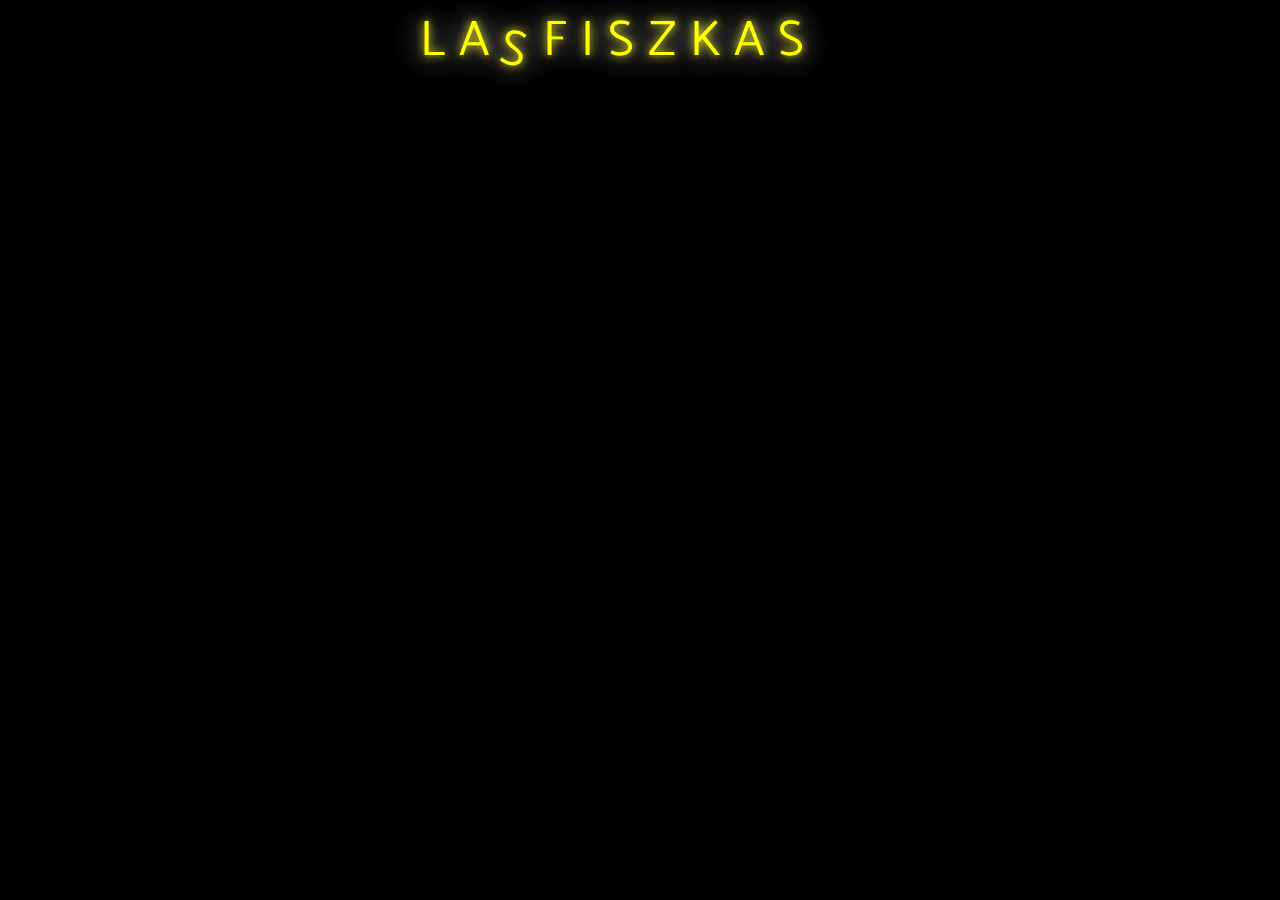
<file: Another Logo/index.html>
<!DOCTYPE html>
<html lang="en">
<head>
    <meta charset="UTF-8">
    <meta http-equiv="X-UA-Compatible" content="IE=edge">
    <meta name="viewport" content="width=device-width, initial-scale=1.0">
    <title>Neon Logo</title>

    <link rel="preconnect" href="https://fonts.gstatic.com">
    <link href="https://fonts.googleapis.com/css2?family=Catamaran:wght@900&display=swap" rel="stylesheet">

    <style>
        * {
            margin: 0;
            padding: 0;
        }

        body {
            background-color: black;
            height: 100vh;
        }

        ul {
            cursor: pointer;
            width: 450px;
            margin: auto;
            list-style-type: none;
        }

        ul li{
            font-family: 'Catamaran';
            font-size: 50px;
            color: yellow;
            padding-left: 5px;
            padding-right: 5px;
            display: inline-block;
            text-shadow: 0 0 30px white, 0 0 10px yellow;
        }

        li:nth-child(3){
            transform: rotate(15deg) translateY(10px);
            animation: neon 0.5s infinite ease-in-out;
        }

        @keyframes neon {
            0%, 100%{
                opacity: 0.8;
            }

            25%{
                opacity: 0.3;
            }

            79%{
                opacity: 0.7;
            }

            92%{
                opacity: 0.12;
            }
        }

        .off{
            opacity: 0;
        }

    </style>

</head>

<body>
    <ul>
        <li>L</li>
        <li>A</li>
        <li>S</li>
        <li>F</li>
        <li>I</li>
        <li>S</li>
        <li>Z</li>
        <li>K</li>
        <li>A</li>
        <li>S</li>
    </ul>

    <script>
        var button = document.querySelector("ul");
        button.addEventListener("click", function(){    

            var letters = document.querySelectorAll("li");
            for(var i = 0; i < letters.length; i++){
                letters[i].classList.toggle("off");
            }
        })
        
    </script>
</body>

</html>
</file>
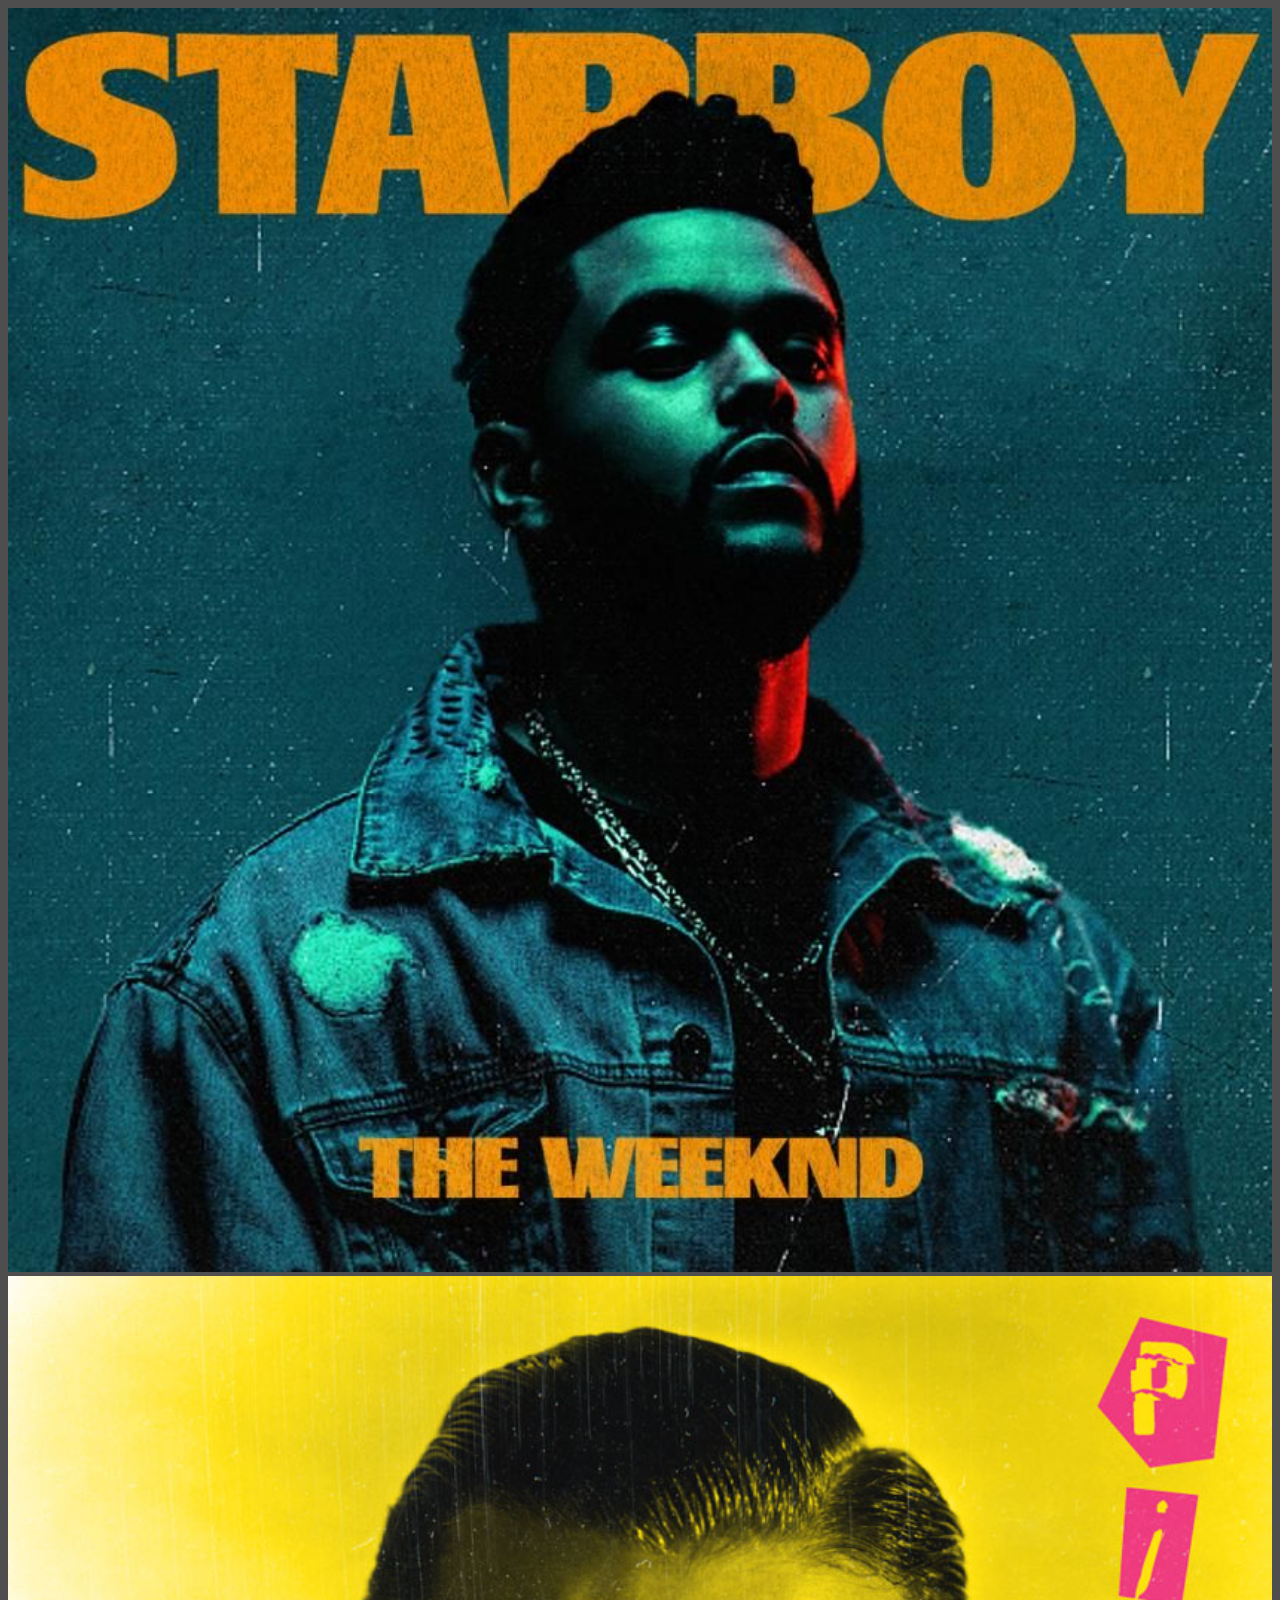
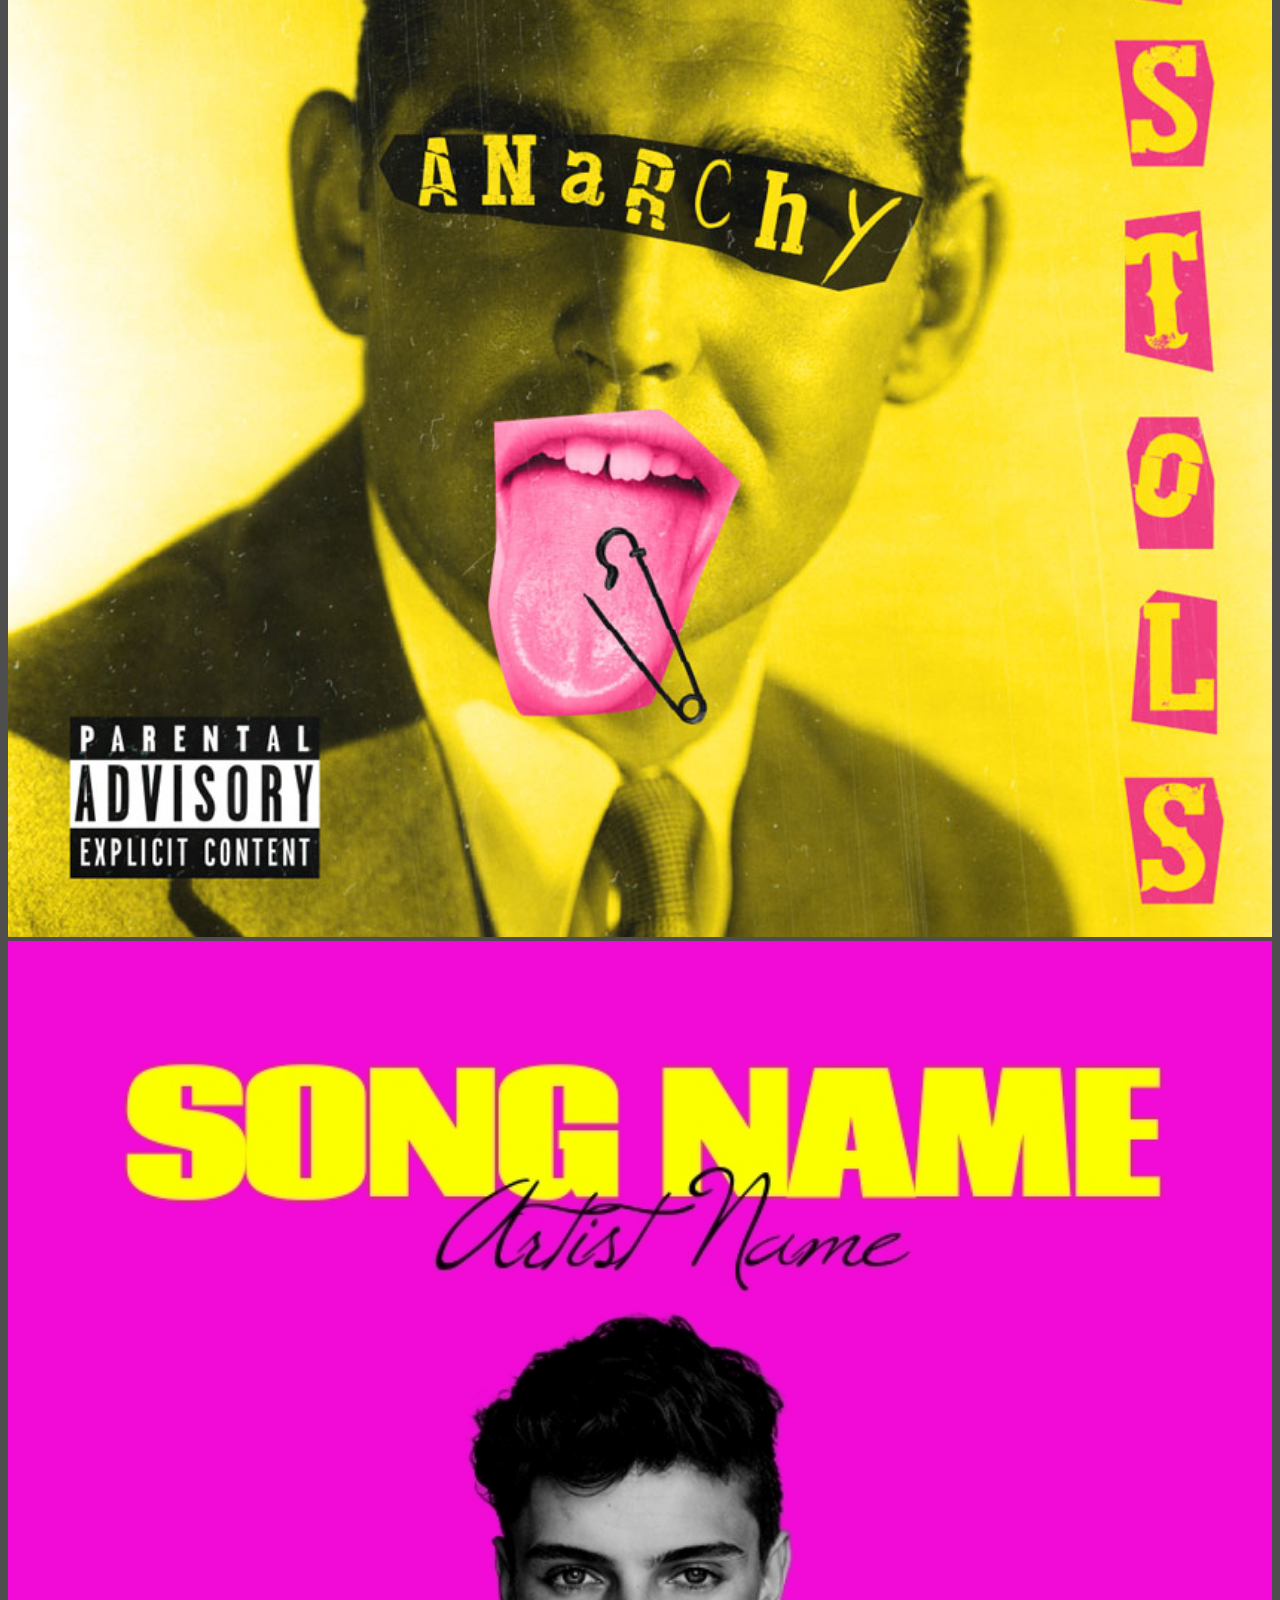
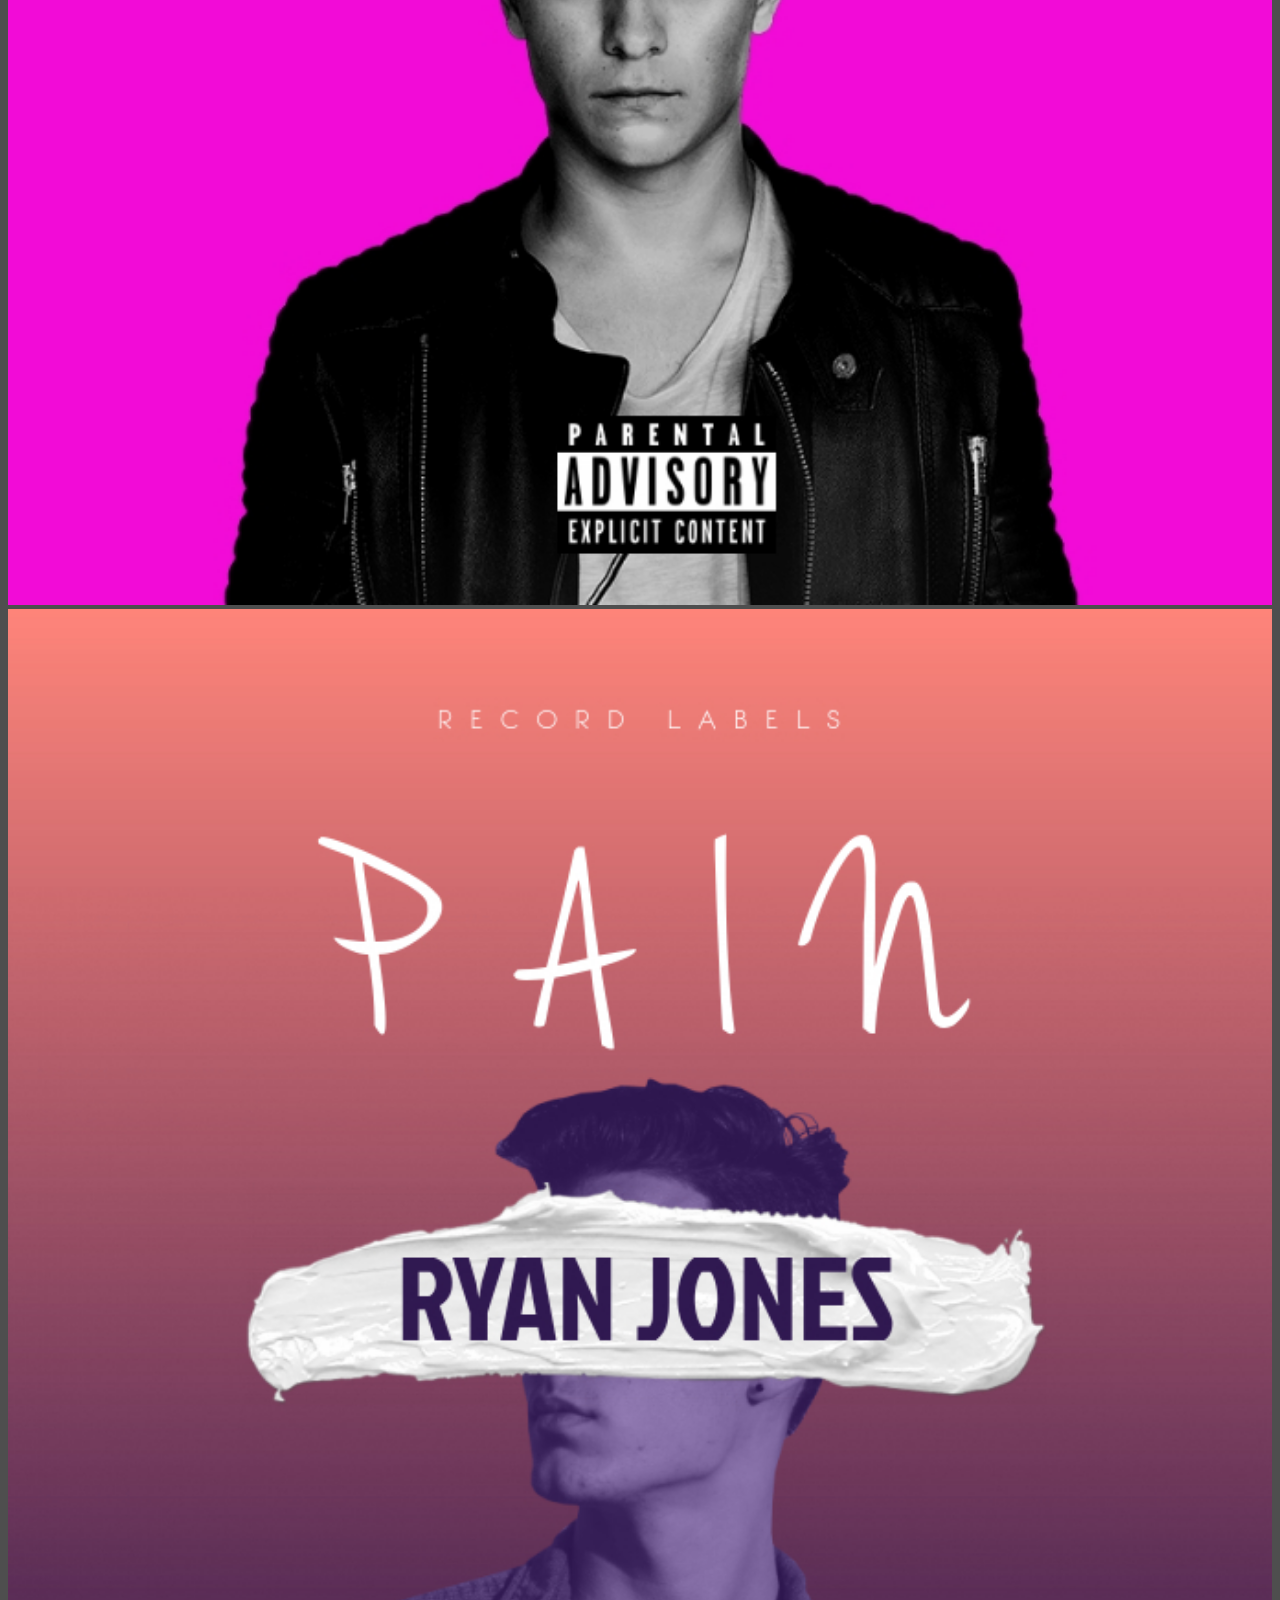
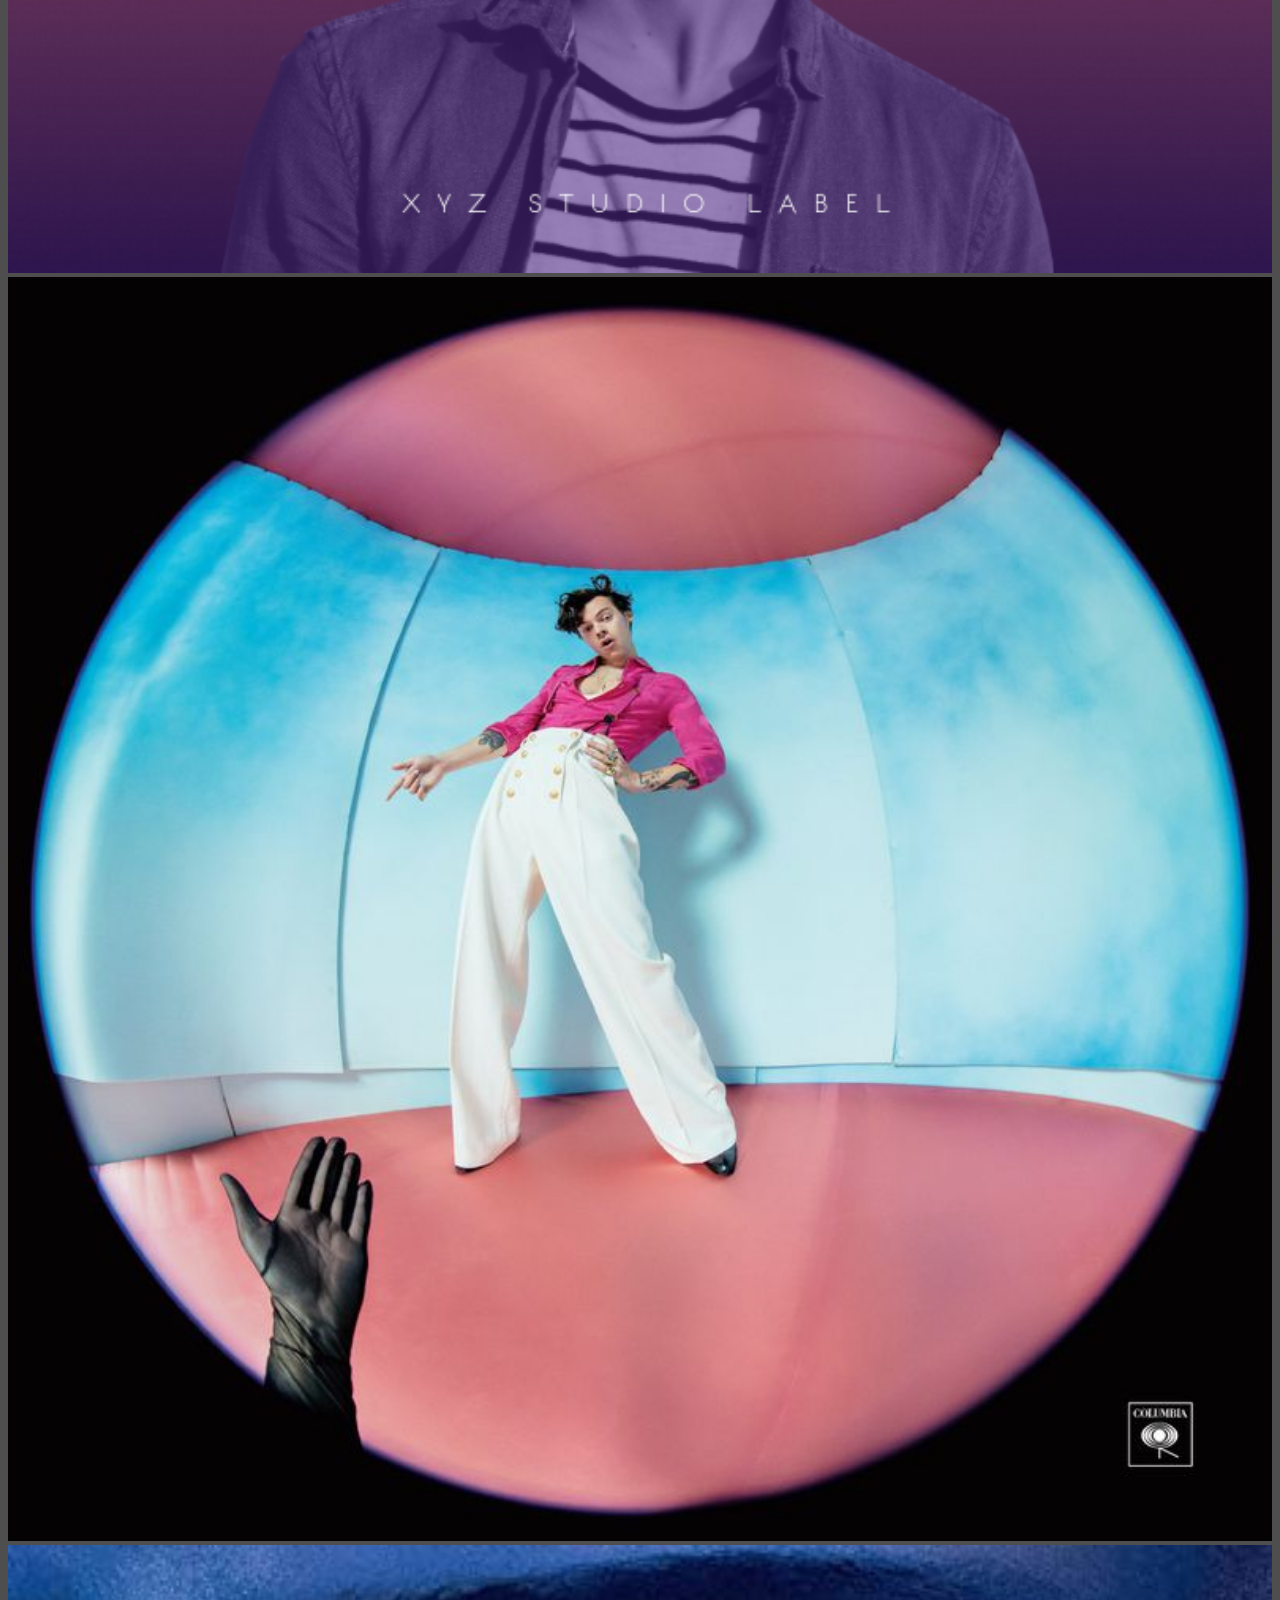
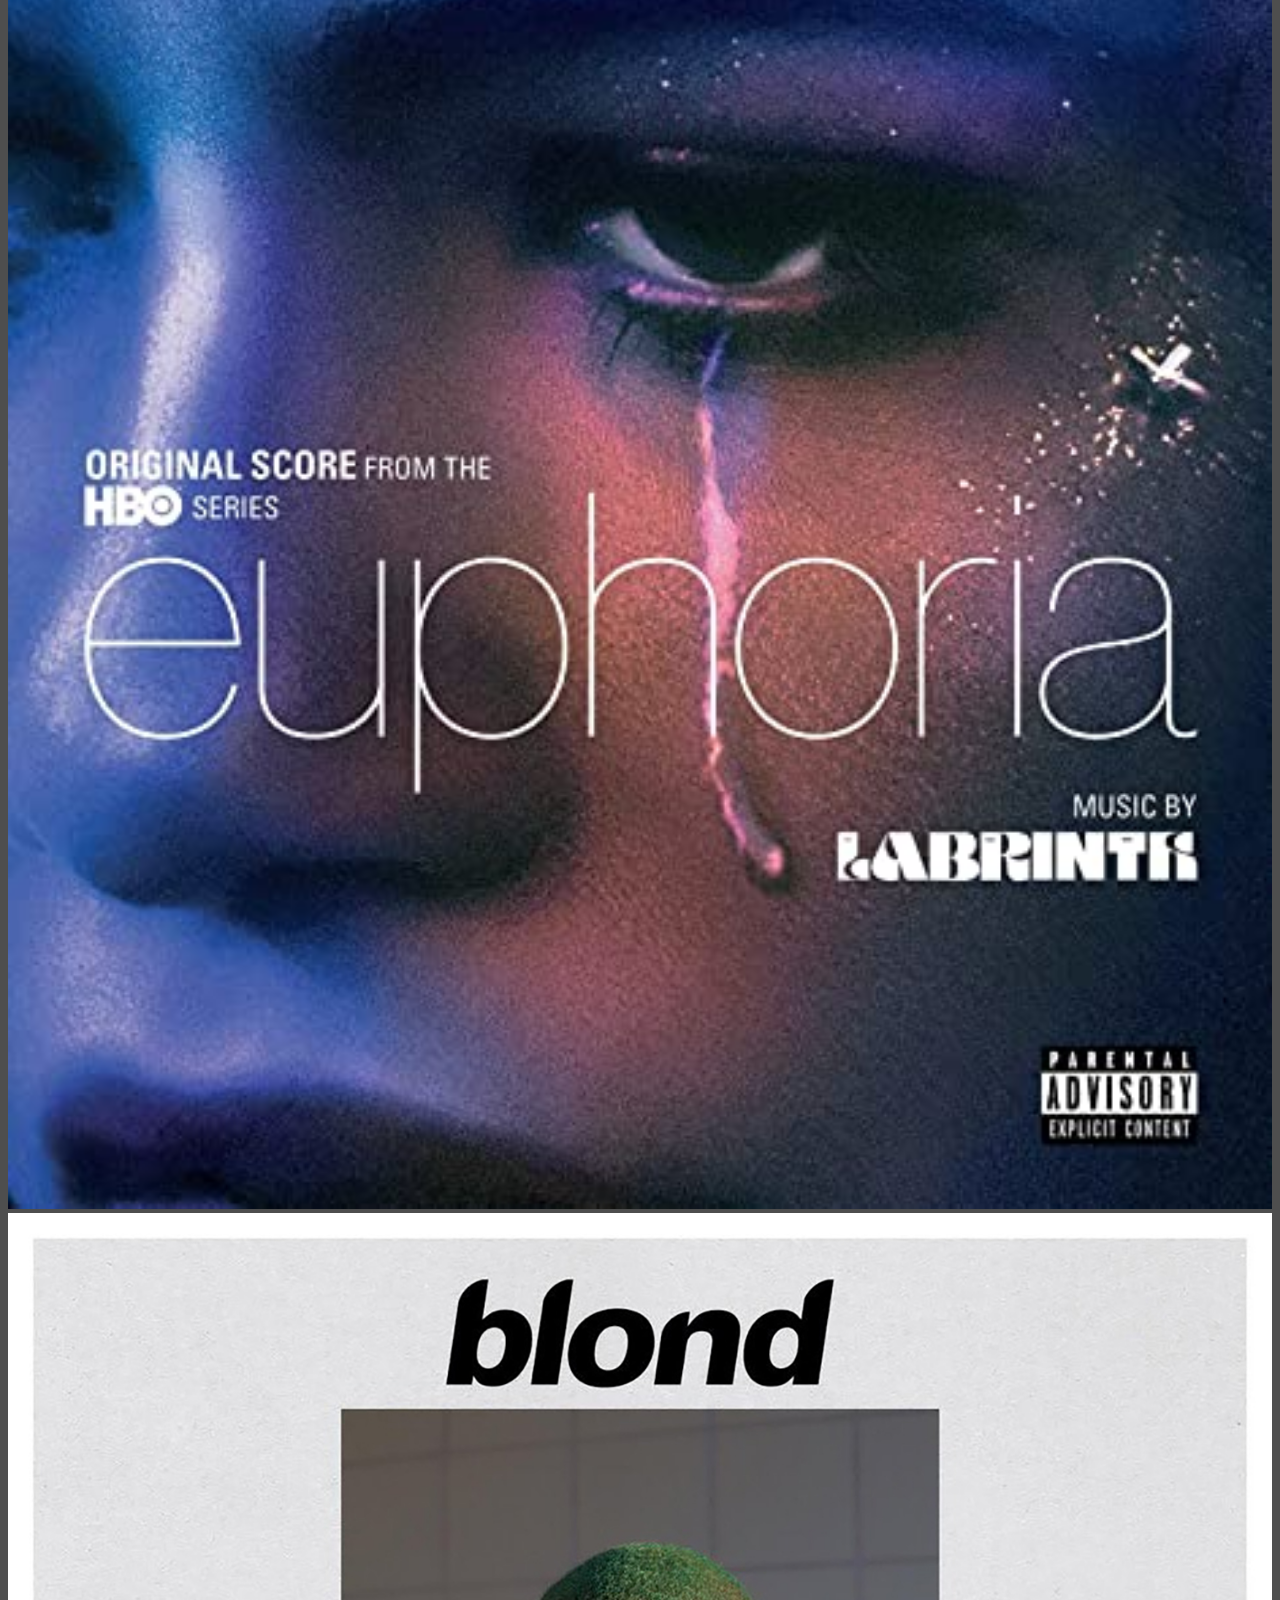
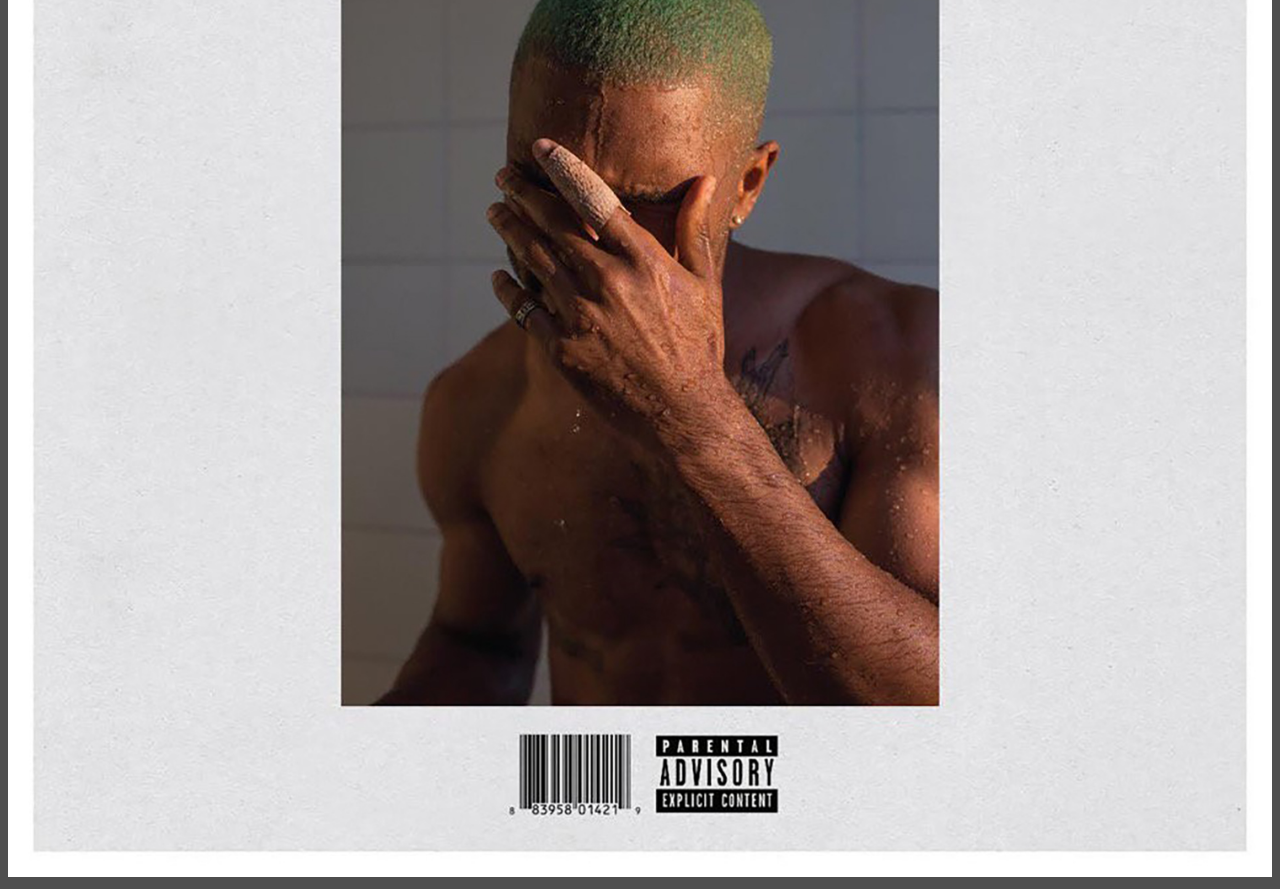
<file: Bootstrap ćwiczenie/index.html>
<!DOCTYPE html>
<html lang="en">
<head>
    <meta charset="UTF-8">
    <meta http-equiv="X-UA-Compatible" content="IE=edge">
    <meta name="viewport" content="width=device-width, initial-scale=1, shrink-to-fit=no">
    <link href="https://cdn.jsdelivr.net/npm/bootstrap@5.0.0-beta2/dist/css/bootstrap.min.css" rel="stylesheet" integrity="sha384-BmbxuPwQa2lc/FVzBcNJ7UAyJxM6wuqIj61tLrc4wSX0szH/Ev+nYRRuWlolflfl" crossorigin="anonymous">
    <link rel="stylesheet" href="style.css">
    <title>Document</title>

</head>
<body>
    <div class="container">
        <div class="row tile no-gutters">
            <div class="col-sm-6 col-md-5 offset-md-1">
                <img src="img/1.jpg" alt="img">
            </div>
            <div class="col-sm-6 col-md-5">
                <img src="img/2.jpg" alt="img">
            </div>
            <div class="col-sm-6 col-md-4">
                <img src="img/3.jpg" alt="img">
            </div>
            <div class="col-sm-6 col-md-4">
                <img src="img/4.jpg" alt="img">
            </div>
            <div class="col-sm-6 col-md-4 ">
                <img src="img/5.jpg" alt="img">
            </div>
            <div class="col-sm-6 col-md-4">
                <img src="img/6.jpg" alt="img">
            </div>
            <div class="col-sm-6 col-md-4">
                <img src="img/7.jpg" alt="img">
            </div>
        </div>
    </div>
</body>
</html>
</file>
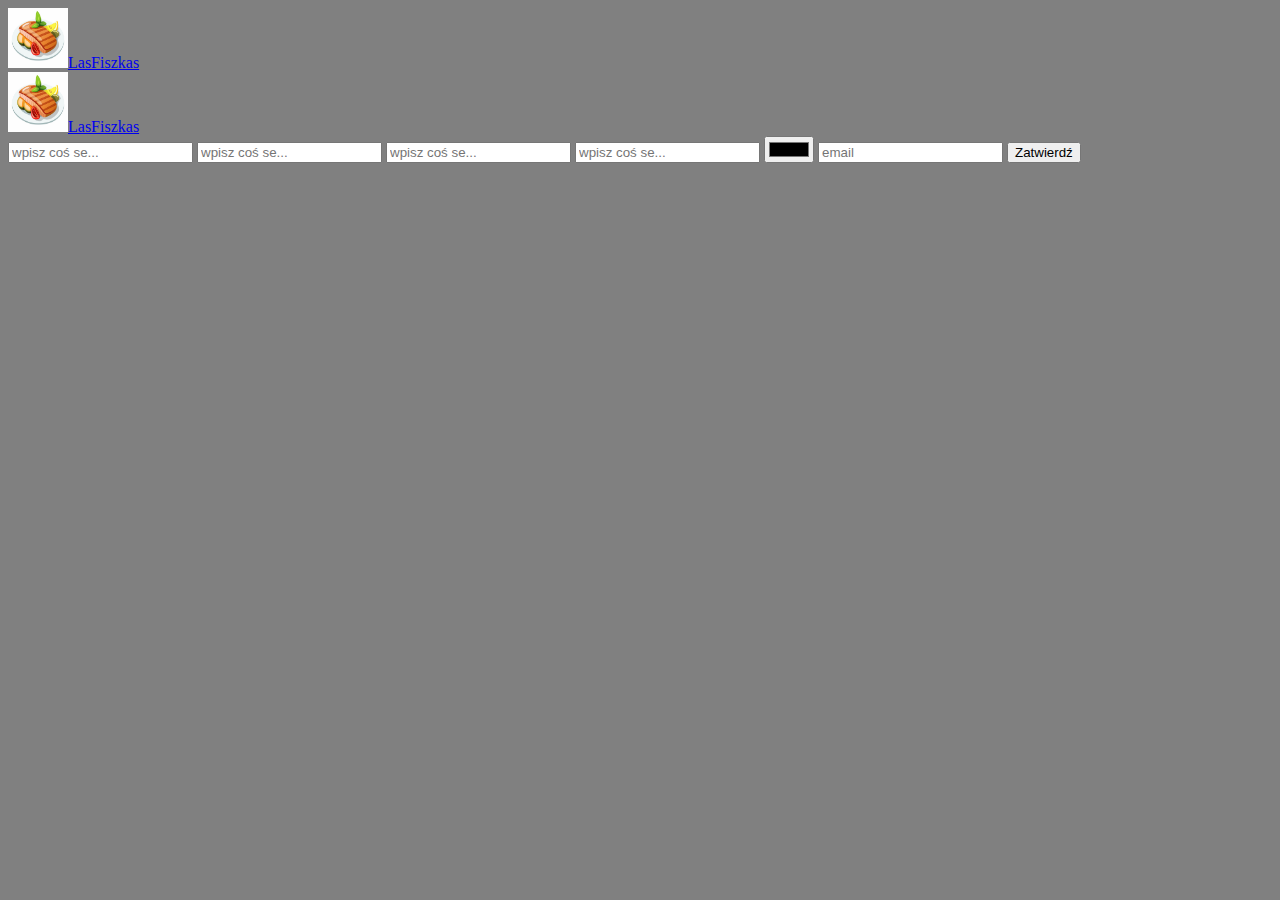
<file: Bootstrap_first/index.html>
<!DOCTYPE html>
<html lang="en">

<head>
    <meta charset="UTF-8">
    <meta http-equiv="X-UA-Compatible" content="IE=edge">
    <meta name="viewport" content="width=device-width, initial-scale=1.0">
    <link href="https://cdn.jsdelivr.net/npm/bootstrap@5.0.0-beta3/dist/css/bootstrap.min.css" rel="stylesheet" integrity="sha384-eOJMYsd53ii+scO/bJGFsiCZc+5NDVN2yr8+0RDqr0Ql0h+rP48ckxlpbzKgwra6" crossorigin="anonymous">
    <title>Bootstrap</title>
</head>

<style>
    body{ background-color: gray; }
</style>

<body>
    <header>
        <nav class="navbar-dark p-2 bg-primary d-inline d-md-block">
            <a class="navbar-brand" href="#">
                <img src="img/1.jpg" width="60" height="60" class="d-none d-20-inline">LasFiszkas
            </a>
        </nav>
        <nav class="navbar-dark p-2 bg-dark d-inline d-md-block">
            <a class="navbar-brand" href="#">
                <img src="img/1.jpg" width="60" height="60" class="d-none d-20-inline">LasFiszkas
            </a>
        </nav>
    </header>

    <form class="text-center" method="get">
        <input type="text" placeholder="wpisz coś se..." required>
        <input type="text" placeholder="wpisz coś se..." required>
        <input type="text" placeholder="wpisz coś se..." required>
        <input type="text" placeholder="wpisz coś se..." required>
        <input id="col" type="color" onchange="func()">
        <input type="email" placeholder="email">
        <input type="submit" value="Zatwierdź">
    </form>

    <script type="text/javascript">
        function func(){           
            var col =  document.getElementById('col');
            document.body.style.backgroundColor = col.value;
        }

    
    </script>
</body>

</html>
</file>
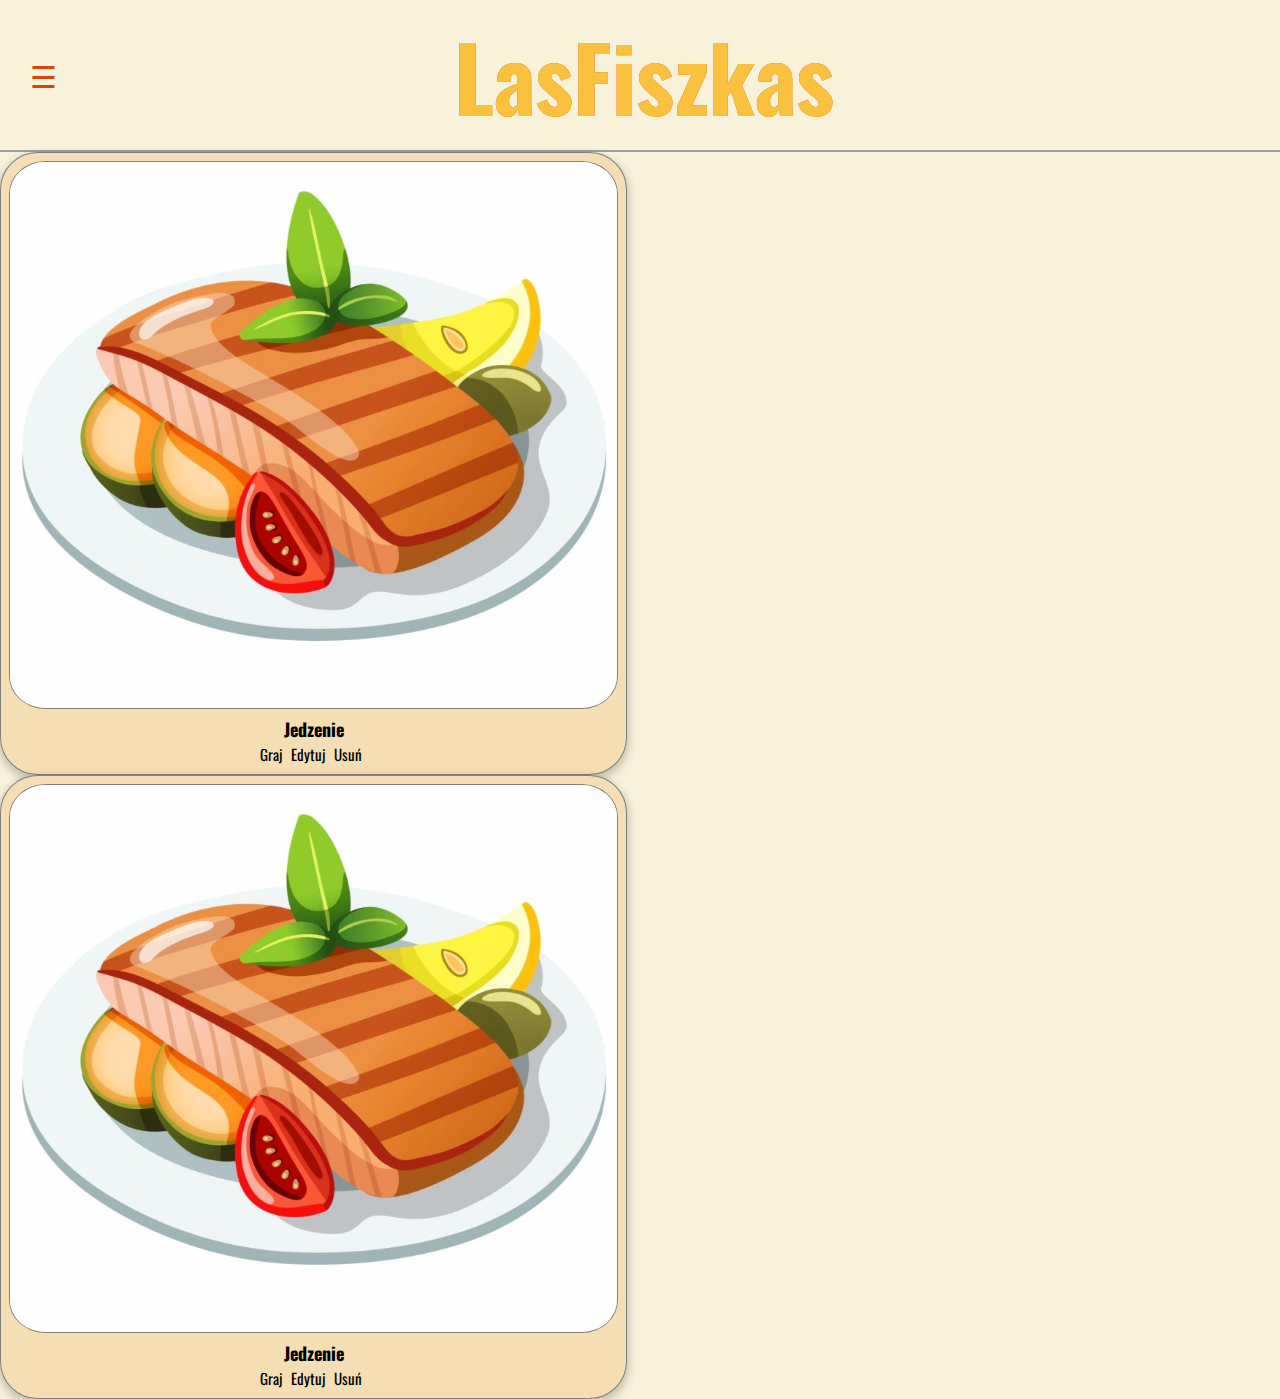
<file: LasFiszkas/index.html>
<!DOCTYPE html>
<html lang="en">

<head>
    <meta charset="UTF-8">
    <meta http-equiv="X-UA-Compatible" content="IE=edge">
    <meta name="viewport" content="width=device-width, initial-scale=1.0">
    <title>Las Fiszkas</title>

    <link rel="stylesheet" href="style.css">
    <link rel="preconnect" href="https://fonts.gstatic.com">
    <link href="https://fonts.googleapis.com/css2?family=Catamaran:wght@900&display=swap" rel="stylesheet">
    <link href="https://fonts.googleapis.com/css2?family=Oswald&display=swap" rel="stylesheet">
    <link href="https://cdn.jsdelivr.net/npm/bootstrap@5.0.0-beta2/dist/css/bootstrap.min.css" rel="stylesheet" integrity="sha384-BmbxuPwQa2lc/FVzBcNJ7UAyJxM6wuqIj61tLrc4wSX0szH/Ev+nYRRuWlolflfl" crossorigin="anonymous">
</head>

<body>

    <header>
        <span onclick="openNav()" class="open">&#9776;</span>
        <div id="logo">
            <h2>LasFiszkas</h2>
            <h2>LasFiszkas</h2>
        </div>
        <div style="width: 70px;"></div>
    </header>

    <hr color="#A0A0A0">

<div class="container">
    <div class="row justify-content-center">
        <div class="col-5 col-md-3 mx-0 p-1">
            <div class="col-12  set">
                <figure>
                    <img src='img/1.jpg' alt="set" />
                </figure>
                <figcaption>
                    <h4>Jedzenie</h4>
                    <div class="buttons">
                        <a href="#">Graj</a>
                        <a href="#">Edytuj</a>
                        <a href="#">Usuń</a>
                    </div>
                </figcaption>
            </div>
        </div>

        <div class="col-5 col-md-3 mx-0 p-1">
            <div class="col-12 set">
                <figure>
                    <img src='img/1.jpg' alt="set" />
                </figure>
                <figcaption>
                    <h4>Jedzenie</h4>
                    <div class="buttons">
                        <a href="#">Graj</a>
                        <a href="#">Edytuj</a>
                        <a href="#">Usuń</a>
                    </div>
                </figcaption>
            </div>
        </div>
    </div>

</div>


</body>

</html>
</file>
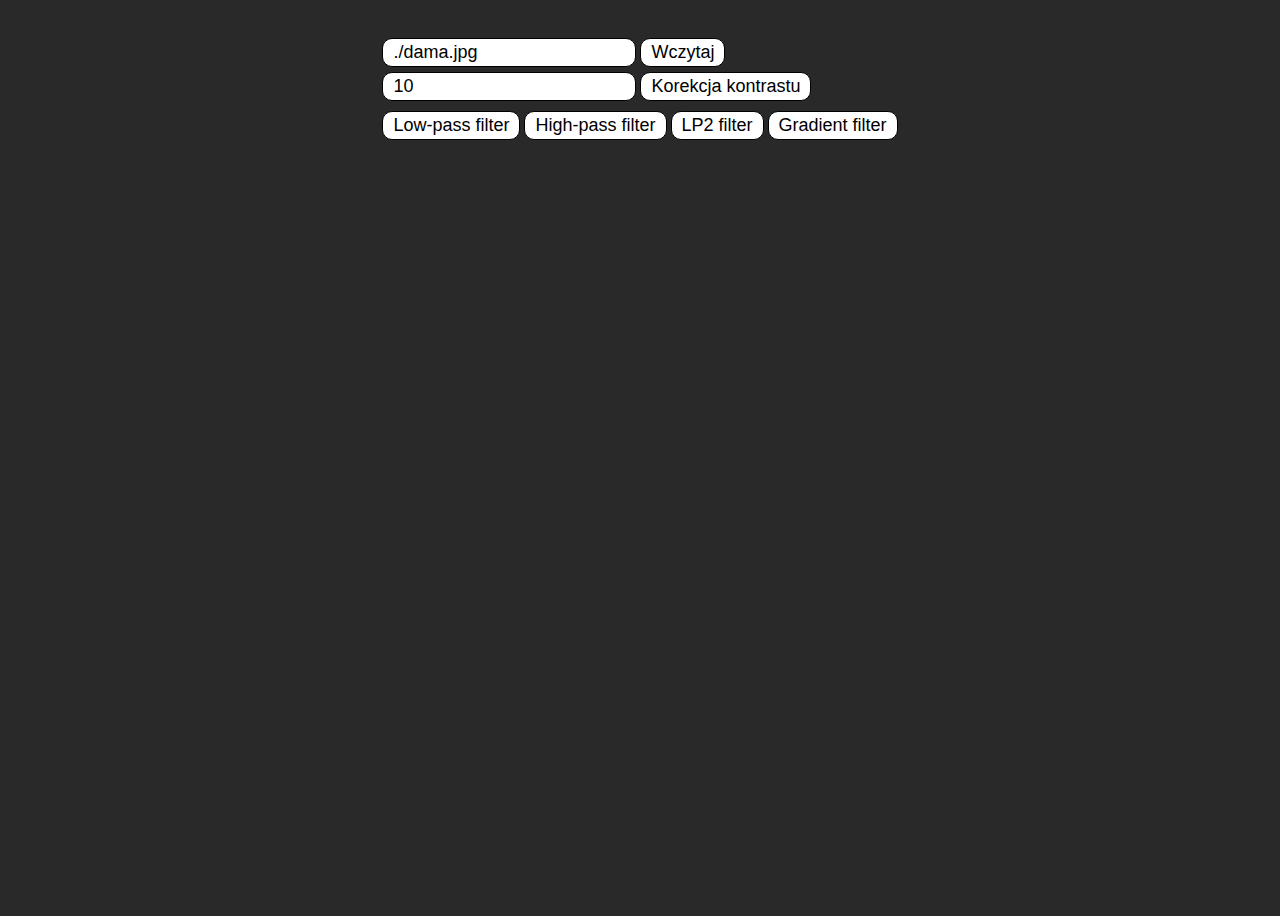
<file: Obraz/index.html>
<!DOCTYPE html>
<html>

<head>
    <meta http-equiv="Content-Type" content="text/html; charset=utf-8">
    <link rel="stylesheet" href="./style.css">
    <title>Image processing</title>
</head>

<body>

    <script src="script.js" type="text/javascript" charset="utf-8"></script>

    <div class="container">
        <div style="margin-bottom: 5px">
            <input class="my-input my-image" type="text" value="./dama.jpg" placeholder="nazwa pliku..." />
            <button class="my-button" onclick="loadImage()">Wczytaj</button>
        </div>
        <div>
            <input class="my-input my-contrast" type="text" value="10" />
            <button class="my-button" onclick="contrast()">Korekcja kontrastu</button>
        </div>
        <div style="margin-top: 10px">
            <button class="my-button" onclick="attachFilter('lowpass')">Low-pass filter</button>
            <button class="my-button" onclick="attachFilter('highpass')">High-pass filter</button>
            <button class="my-button" onclick="attachFilter('lp2')">LP2 filter</button>
            <button class="my-button" onclick="attachFilter('gradient')">Gradient filter</button>
        </div>
    </div>

    <canvas class="canv" style="display: block;" id="canvas" width="0" height="0"></canvas>


</body>

</html>
</file>
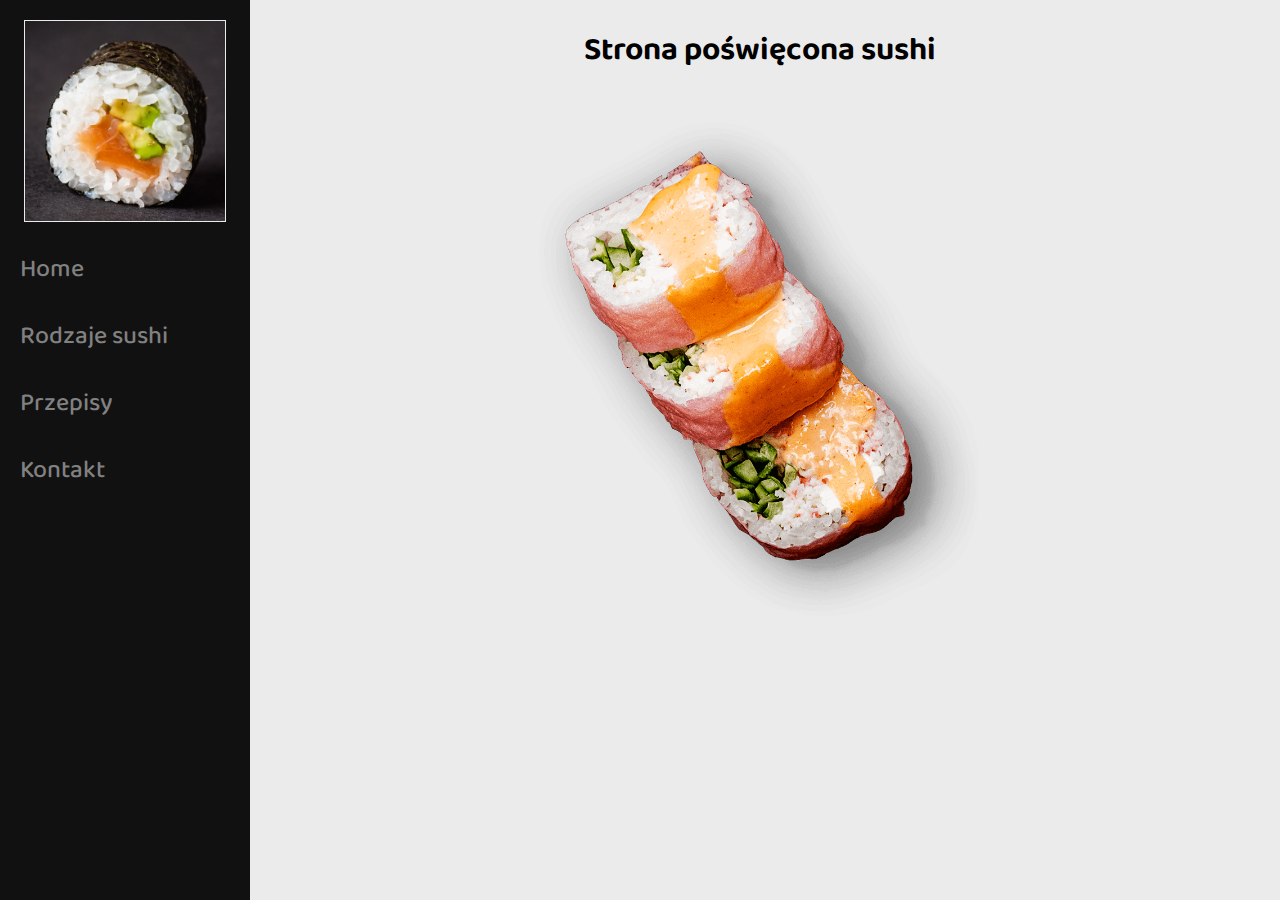
<file: zaliczenie/index.html>
<!DOCTYPE html>
<html lang="en">
<head>
    <meta charset="UTF-8">
    <meta name="description" content="Sushi page where you can find interesting and usefull informations!">
    <meta name="authon" content="Dominika Majdanik">
    <meta http-equiv="X-UA-Compatible" content="IE=edge">
    <meta name="viewport" content="width=device-width, initial-scale=1.0">
    <!-- google font -->
    <link rel="preconnect" href="https://fonts.gstatic.com">
    <link href="https://fonts.googleapis.com/css2?family=Baloo+Tammudu+2&display=swap" rel="stylesheet">
    <link rel="stylesheet" href="./index.css">
    <title>Sushi | Home</title>
</head>
<body>
    <nav class="sidenav">
        <img src="./sushi.png" width="200" height="200">
        <a href="./index.html">Home</a>
        <a href="./rodzaje_sushi.html">Rodzaje sushi</a>
        <a href="./przepisy.html">Przepisy</a>
        <a href="./kontakt.html">Kontakt</a>
    </nav>

    <div id="container">
        <h1 style="text-align: center">Strona poświęcona sushi</h1>
        <img style="display: block; margin: auto;" src="./s11.png" width="450" height="500">
    </div>
</body>
</html>
</file>
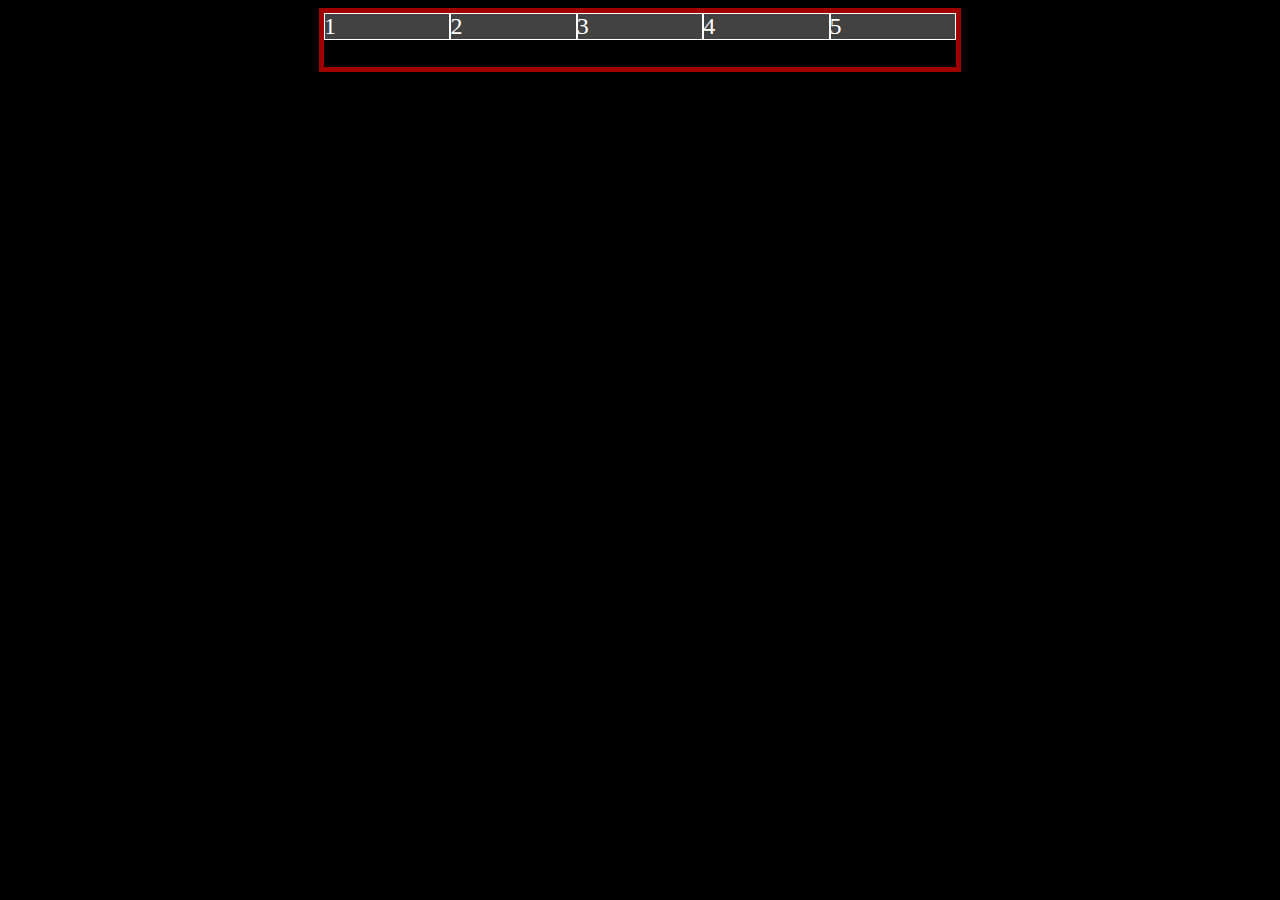
<file: JS ćwiczenia/grid - podstawy/index.html>
<!DOCTYPE html>
<html lang="en">
<head>
    <meta charset="UTF-8">
    <meta http-equiv="X-UA-Compatible" content="IE=edge">
    <meta name="viewport" content="width=device-width, initial-scale=1.0">
    <title>GRID</title>
</head>
<body>
    <!-- .container>div.box{$}*10 -->
    <div class="main">
        <div class="container">
            <div class="box">1</div>
            <div class="box">2</div>
            <div class="box">3</div>
            <div class="box">4</div>
            <div class="box">5</div>
        </div>
    </div>

    <style type="text/css">
        body { font-size: 1.5rem; background-color: black; }
        .main { width: 50%; margin: auto; border: 5px solid rgba(255, 0, 0, 0.63); }
        .box { position: relative; background: rgb(66, 66, 66); color: white; }
        .box::after { 
            position: absolute;
            content: "";
            top: 0; left: 0; right: 0; bottom: 0;
            border: 1px solid rgb(255, 255, 255);
        }
        .container {
            display: grid;
            grid-template-columns: repeat(auto-fit, minmax(50px, 1fr));
            grid-template-rows: repeat(2, 1fr);
        }
    </style>

</body>
</html>
</file>
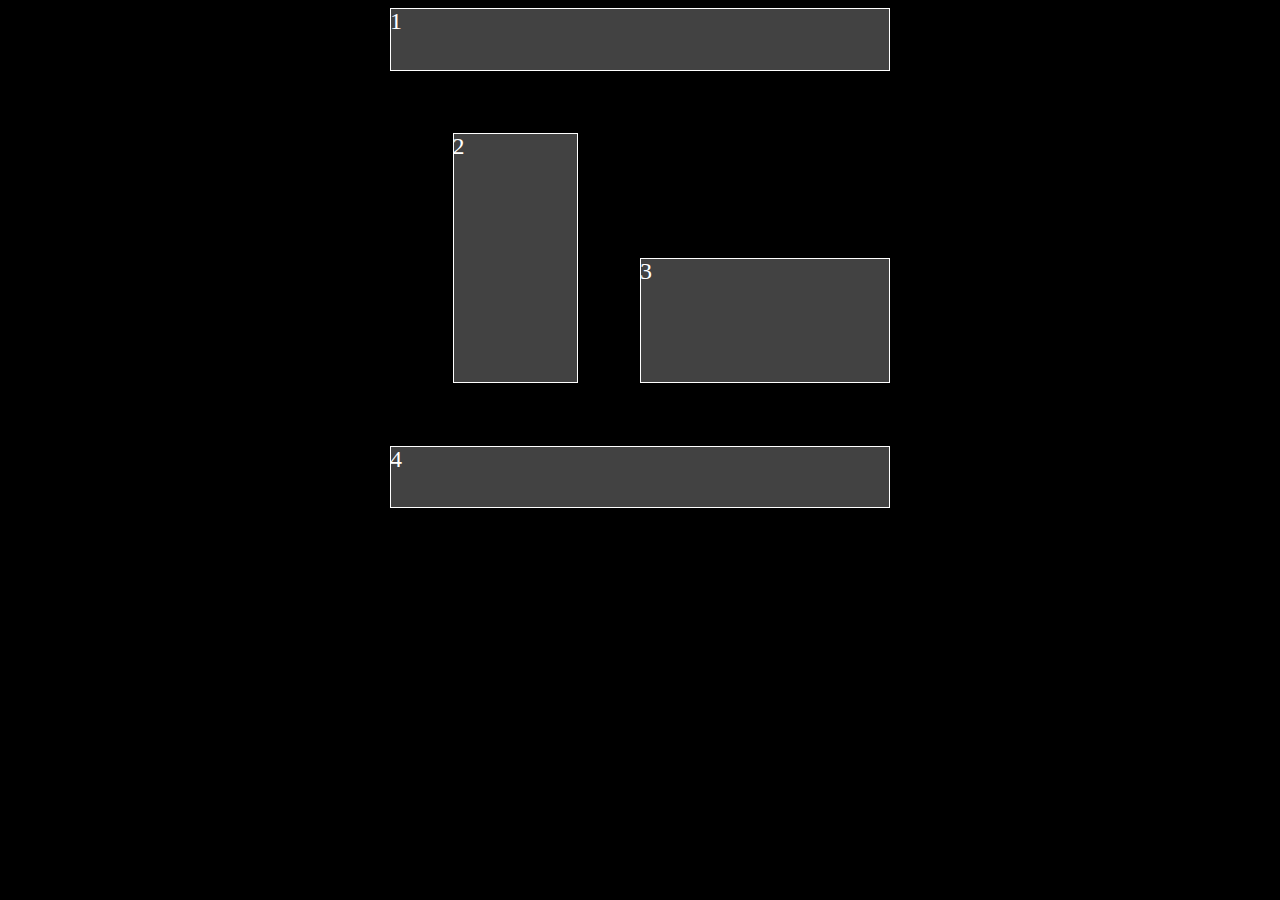
<file: JS ćwiczenia/grid - rozmieszczenie obszarów/index.html>
<!DOCTYPE html>
<html lang="en">
<head>
    <meta charset="UTF-8">
    <meta http-equiv="X-UA-Compatible" content="IE=edge">
    <meta name="viewport" content="width=device-width, initial-scale=1.0">
    <title>GRID</title>
</head>
<body>
    <div class="container">
        <div class="box box1">1</div>
        <div class="box box2">2</div>
        <div class="box box3">3</div>
        <div class="box box4">4</div>
    </div>

    <style type="text/css">
        body { font-size: 1.5rem; background-color: black; }
        .box { position: relative; background: rgb(66, 66, 66); color: white; overflow: hidden; }
        .box::after { 
            position: absolute;
            content: "";
            top: 0; left: 0; right: 0; bottom: 0;
            border: 1px solid rgb(255, 255, 255);
        }
        .container {
            width: 500px; height: 500px;
            margin: auto;
            display: grid;
            grid-template-columns: repeat(8, 1fr);
            grid-template-rows: repeat(8, 1fr);
        }
        .box1 { 
            grid-column: 1 / -1;
        }
        .box2 {
            grid-column: 2 / span 2; 
            grid-row: 3 / span 4;
        }
        .box3 {
            grid-column: 5 / span 4; 
            grid-row: 5 / 7;
        }
        .box4 {
            grid-column: 1 / -1; 
            grid-row: 8 / span 1;
        }
    </style>

</body>
</html>
</file>
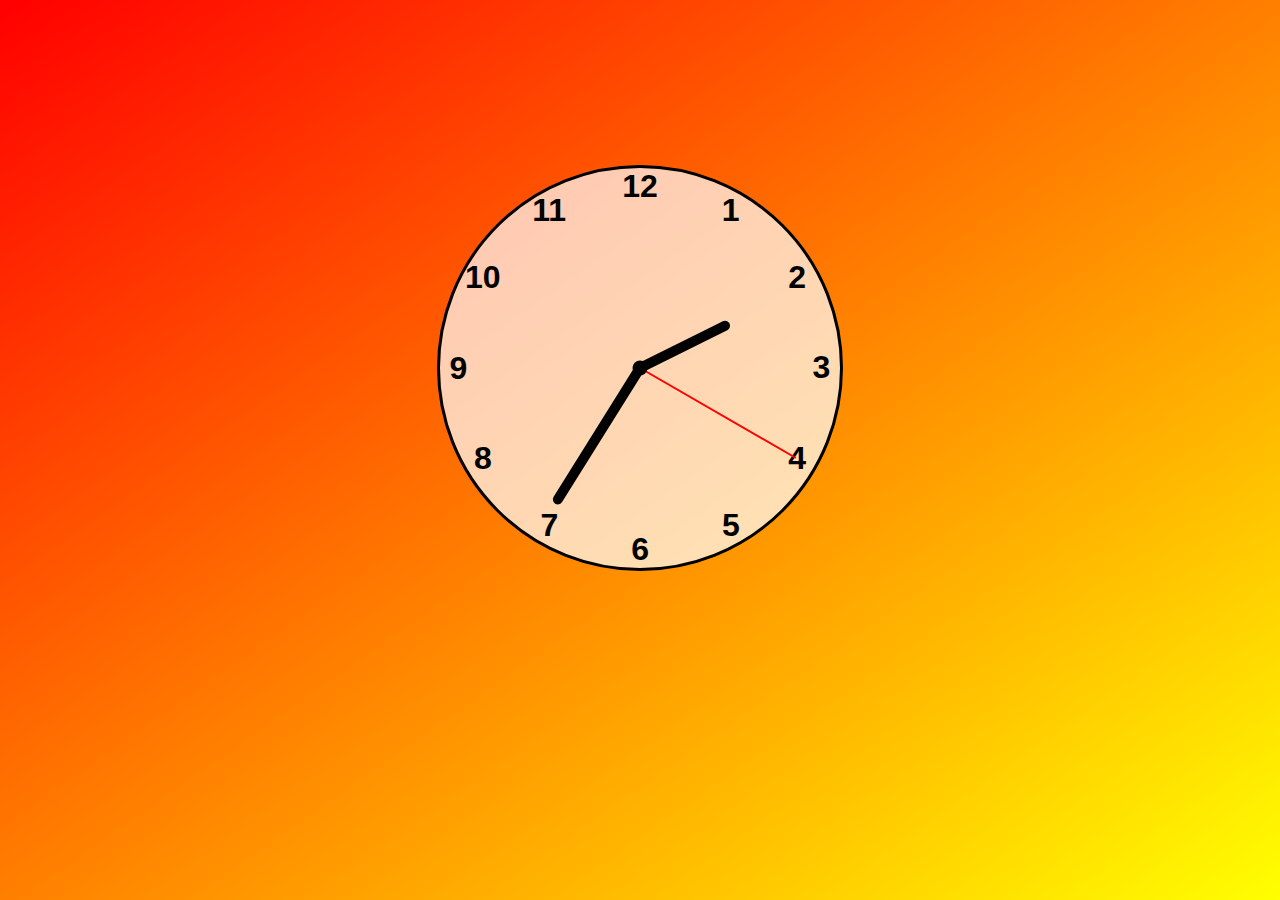
<file: JS ćwiczenia/zegarek/index.html>
<!DOCTYPE html>
<html lang="en">
<head>
    <meta charset="UTF-8">
    <meta http-equiv="X-UA-Compatible" content="IE=edge">
    <meta name="viewport" content="width=device-width, initial-scale=1.0">
    <link rel="stylesheet" href="style.css">
    <title>Zegarek</title>
</head>
<body>
    <div id='watch'>
        <div class="hand hand-hour" data-hour-hand></div>
        <div class="hand hand-minute" data-minute-hand></div>
        <div class="hand hand-second" data-second-hand></div>
        <div class="number number1"></div>
        <div class="number number2"></div>
        <div class="number number3"></div>
        <div class="number number4"></div>
        <div class="number number5"></div>
        <div class="number number6"></div>
        <div class="number number7"></div>
        <div class="number number8"></div>
        <div class="number number9"></div>
        <div class="number number10"></div>
        <div class="number number11"></div>
        <div class="number number12"></div>
    </div>
    <script type="text/javascript" src="watch.js"></script>
</body>
</html>
</file>
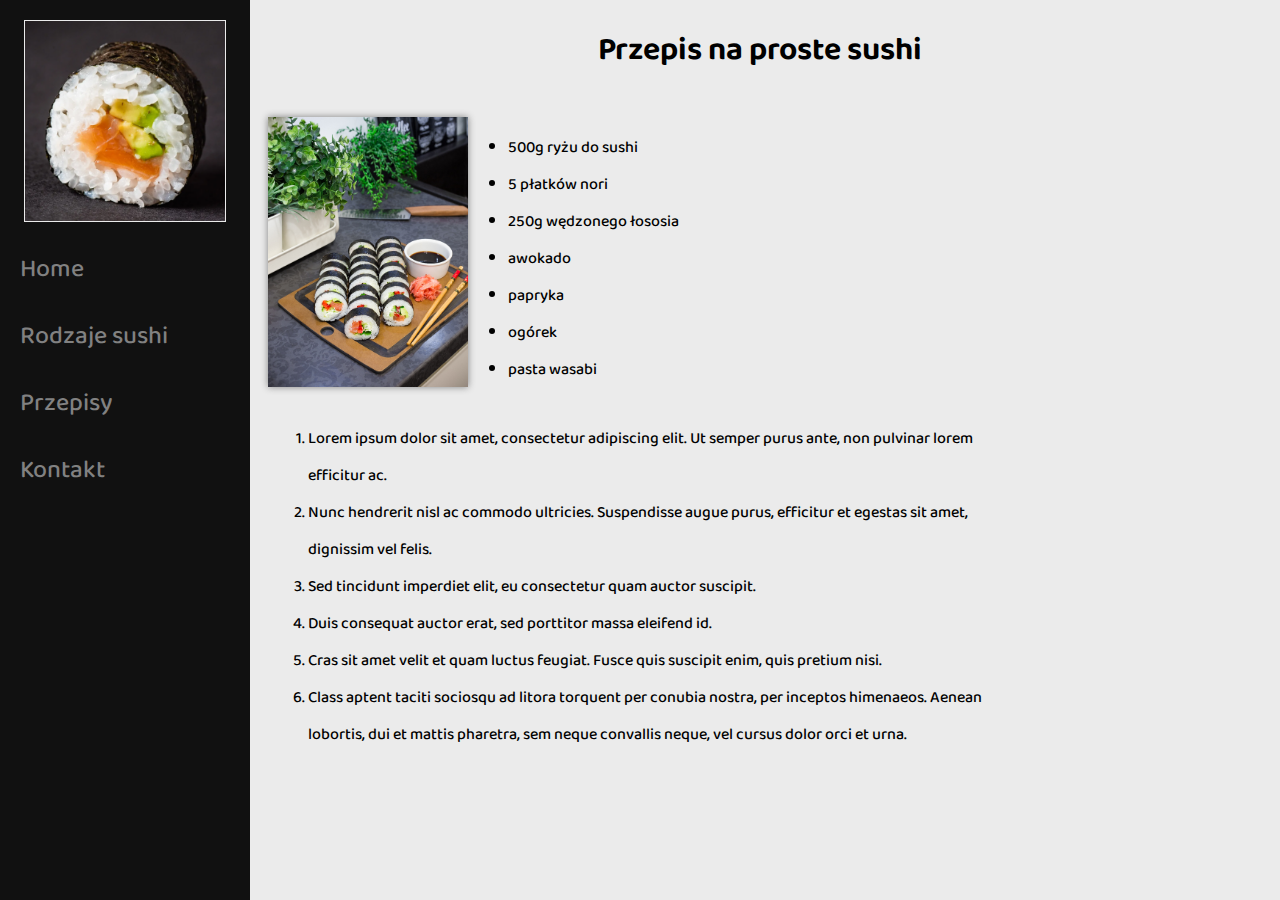
<file: zaliczenie/przepisy.html>
<!DOCTYPE html>
<html lang="en">

<head>
    <meta charset="UTF-8">
    <meta name="description" content="Sushi page where you can find interesting and usefull informations!">
    <meta name="authon" content="Dominika Majdanik">
    <meta http-equiv="X-UA-Compatible" content="IE=edge">
    <meta name="viewport" content="width=device-width, initial-scale=1.0">
    <!-- google font -->
    <link rel="preconnect" href="https://fonts.gstatic.com">
    <link href="https://fonts.googleapis.com/css2?family=Baloo+Tammudu+2&display=swap" rel="stylesheet">
    <link rel="stylesheet" href="./index.css">
    <title>Sushi | Przepis</title>
</head>

<body>
    <nav class="sidenav">
        <img src="./sushi.png" width="200" height="200">
        <a href="./index.html">Home</a>
        <a href="./rodzaje_sushi.html">Rodzaje sushi</a>
        <a href="./przepisy.html">Przepisy</a>
        <a href="./kontakt.html">Kontakt</a>
    </nav>

    <div id="container">
        <h1 style="text-align: center">Przepis na proste sushi</h1>
        <div class="ingredients">
            <img class="recipe-img" src="s10.png" width="200" height="270">
            <ul class="ingredients-list">
                <li>500g ryżu do sushi</li>
                <li>5 płatków nori</li>
                <li>250g wędzonego łososia</li>
                <li>awokado</li>
                <li>papryka</li>
                <li>ogórek</li>
                <li>pasta wasabi</li>
            </ul>

        </div>
        <ul class="recipe">
            <li>Lorem ipsum dolor sit amet, consectetur adipiscing elit. Ut semper purus ante, non pulvinar lorem
                efficitur ac. </li>
            <li>Nunc hendrerit nisl ac commodo ultricies. Suspendisse augue purus, efficitur et egestas sit amet,
                dignissim vel felis.</li>
            <li>Sed tincidunt imperdiet elit, eu consectetur quam auctor suscipit.</li>
            <li>Duis consequat auctor erat, sed porttitor massa eleifend id.</li>
            <li>Cras sit amet velit et quam luctus feugiat. Fusce quis suscipit enim, quis pretium nisi. </li>
            <li>Class aptent taciti sociosqu ad litora torquent per conubia nostra, per inceptos himenaeos.
                Aenean lobortis, dui et mattis pharetra, sem neque convallis neque, vel cursus dolor orci et urna.</li>
        </ul>
    </div>
</body>

</html>
</file>
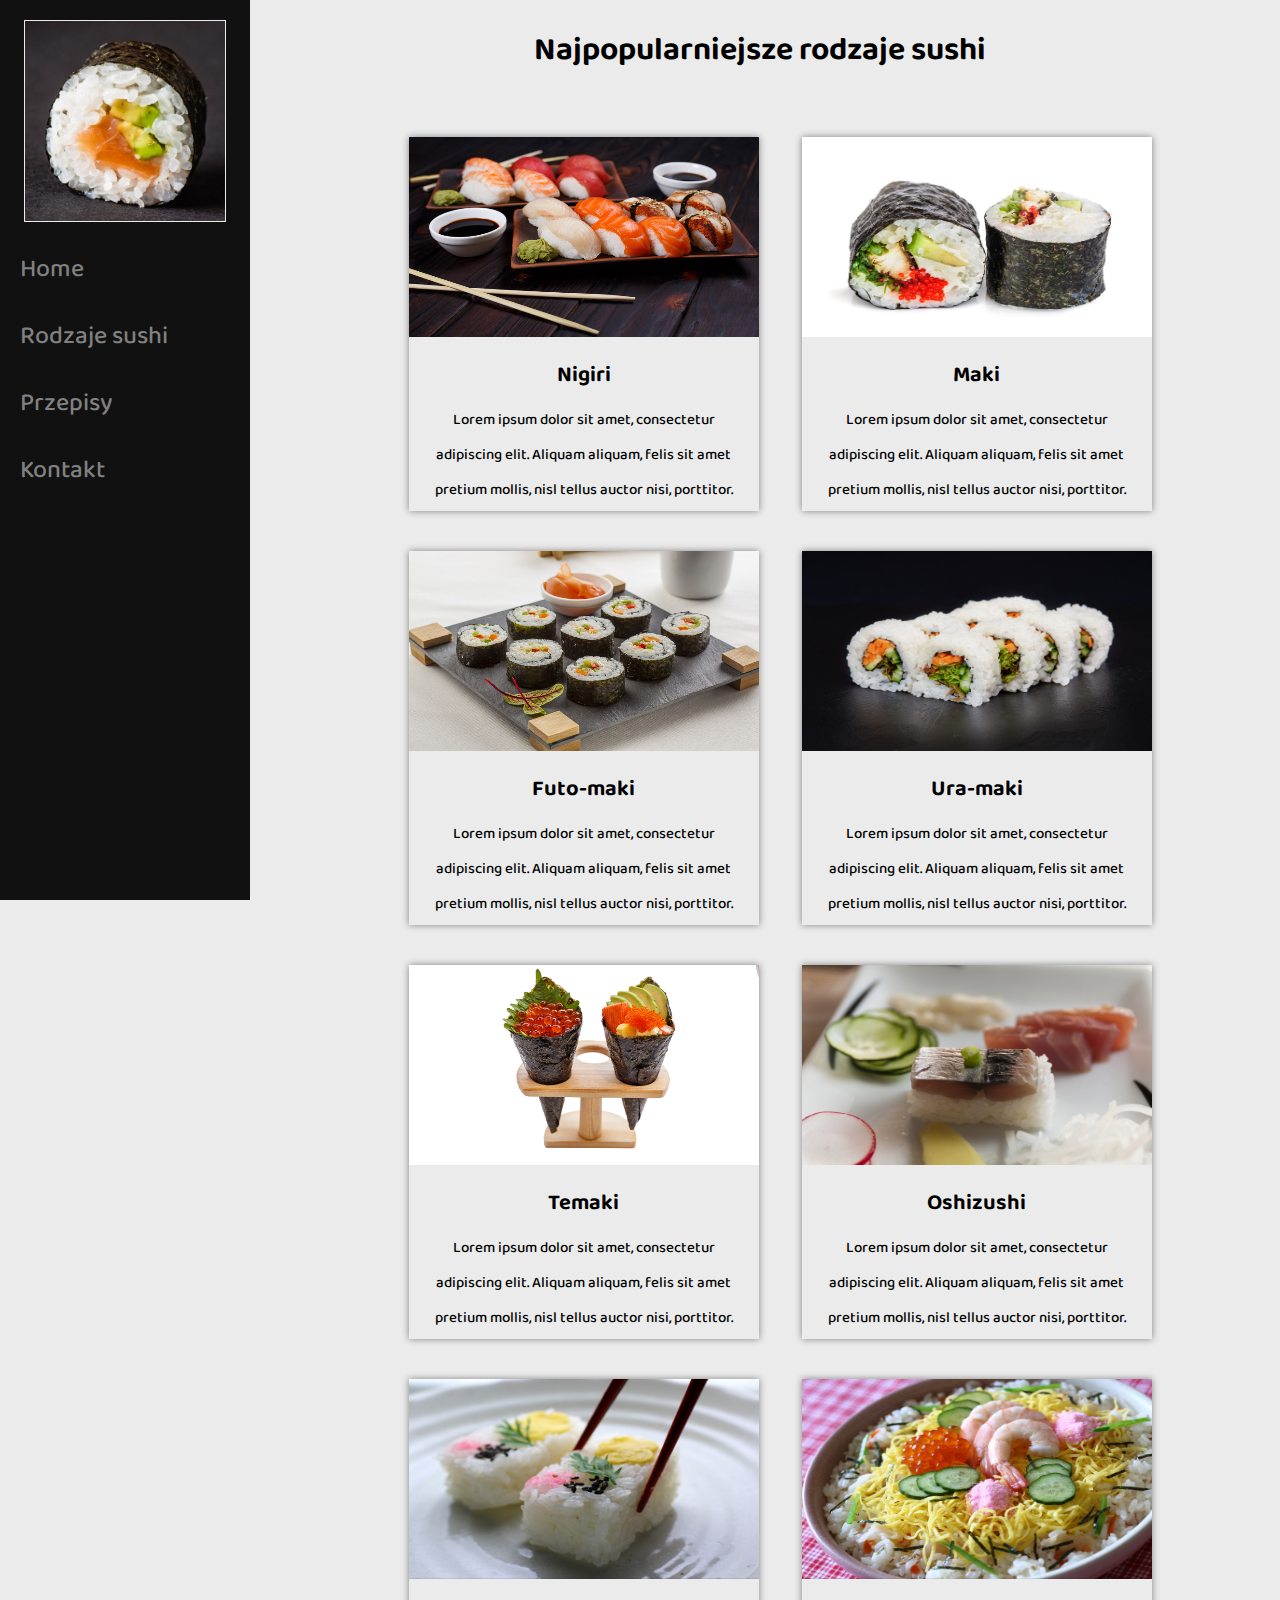
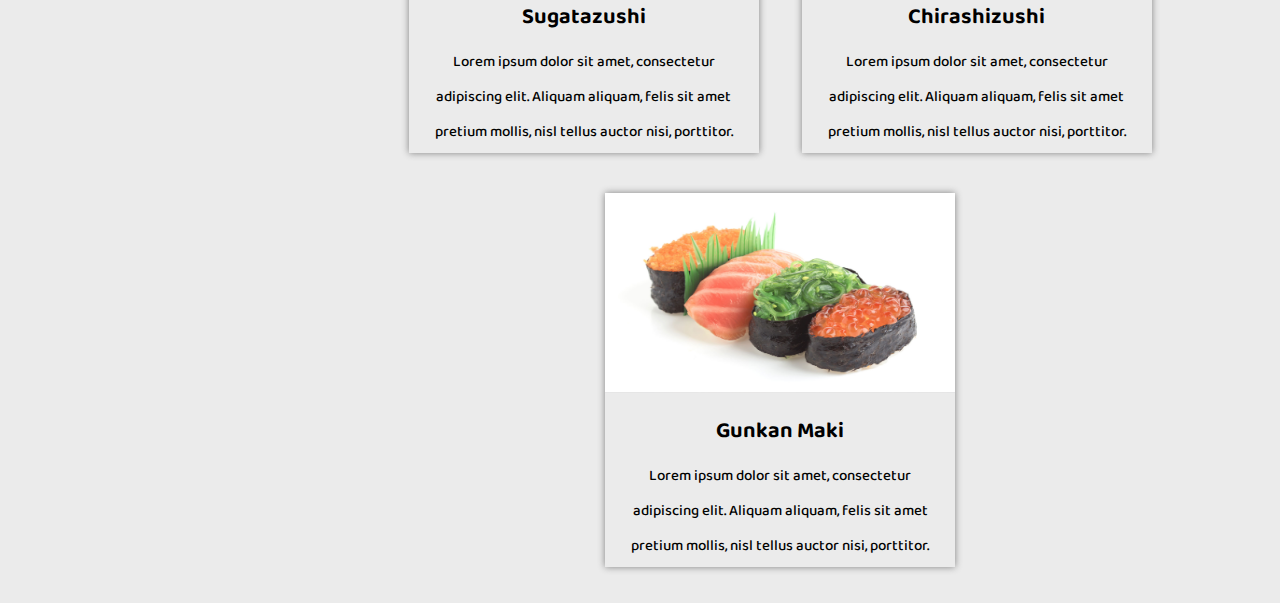
<file: zaliczenie/rodzaje_sushi.html>
<!DOCTYPE html>
<html lang="en">

<head>
    <meta charset="UTF-8">
    <meta name="description" content="Sushi page where you can find interesting and usefull informations!">
    <meta name="authon" content="Dominika Majdanik">
    <meta http-equiv="X-UA-Compatible" content="IE=edge">
    <meta name="viewport" content="width=device-width, initial-scale=1.0">
    <!-- google font -->
    <link rel="preconnect" href="https://fonts.gstatic.com">
    <link href="https://fonts.googleapis.com/css2?family=Baloo+Tammudu+2&display=swap" rel="stylesheet">
    <link rel="stylesheet" href="./index.css">
    <title>Sushi | Rodzaje</title>
</head>

<body>
    <nav class="sidenav">
        <img src="./sushi.png" width="200" height="200">
        <a href="./index.html">Home</a>
        <a href="./rodzaje_sushi.html">Rodzaje sushi</a>
        <a href="./przepisy.html">Przepisy</a>
        <a href="./kontakt.html">Kontakt</a>
    </nav>

    <div id="container">
        <h1 style="text-align: center">Najpopularniejsze rodzaje sushi</h1>
        <ul class="sushi-types">
            <li>
                <img src="./s1.png" width="350" height="200">
                <h1>Nigiri</h1>
                <p>Lorem ipsum dolor sit amet, consectetur 
                    adipiscing elit. Aliquam aliquam, felis 
                    sit amet pretium mollis, nisl tellus auctor 
                    nisi, porttitor.</p>
            </li>
            <li>
                <img src="./s2.png" width="350" height="200">
                <h1>Maki</h1>
                <p>Lorem ipsum dolor sit amet, consectetur 
                    adipiscing elit. Aliquam aliquam, felis 
                    sit amet pretium mollis, nisl tellus auctor 
                    nisi, porttitor.</p>
            </li>
            <li>
                <img src="./s3.png" width="350" height="200">
                <h1>Futo-maki</h1>
                <p>Lorem ipsum dolor sit amet, consectetur 
                    adipiscing elit. Aliquam aliquam, felis 
                    sit amet pretium mollis, nisl tellus auctor 
                    nisi, porttitor.</p>
            </li>
            <li>
                <img src="./s4.png" width="350" height="200">
                <h1>Ura-maki</h1>
                <p>Lorem ipsum dolor sit amet, consectetur 
                    adipiscing elit. Aliquam aliquam, felis 
                    sit amet pretium mollis, nisl tellus auctor 
                    nisi, porttitor.</p>
            </li>
            <li>
                <img src="./s5.png" width="350" height="200">
                <h1>Temaki</h1>
                <p>Lorem ipsum dolor sit amet, consectetur 
                    adipiscing elit. Aliquam aliquam, felis 
                    sit amet pretium mollis, nisl tellus auctor 
                    nisi, porttitor.</p>
            </li>
            <li>
                <img src="./s6.png" width="350" height="200">
                <h1>Oshizushi</h1>
                <p>Lorem ipsum dolor sit amet, consectetur 
                    adipiscing elit. Aliquam aliquam, felis 
                    sit amet pretium mollis, nisl tellus auctor 
                    nisi, porttitor.</p>
            </li>
            <li>
                <img src="./s7.png" width="350" height="200">
                <h1>Sugatazushi</h1>
                <p>Lorem ipsum dolor sit amet, consectetur 
                    adipiscing elit. Aliquam aliquam, felis 
                    sit amet pretium mollis, nisl tellus auctor 
                    nisi, porttitor.</p>
            </li>
            <li>
                <img src="./s8.png" width="350" height="200">
                <h1>Chirashizushi</h1>
                <p>Lorem ipsum dolor sit amet, consectetur 
                    adipiscing elit. Aliquam aliquam, felis 
                    sit amet pretium mollis, nisl tellus auctor 
                    nisi, porttitor.</p>
            </li>
            <li>
                <img src="./s9.png" width="350" height="200">
                <h1>Gunkan Maki</h1>
                <p>Lorem ipsum dolor sit amet, consectetur 
                    adipiscing elit. Aliquam aliquam, felis 
                    sit amet pretium mollis, nisl tellus auctor 
                    nisi, porttitor.</p>
            </li>
        </ul>
    </div>
</body>

</html>
</file>
<file: Bootstrap ćwiczenie/style.css>
body{
    background-color: rgb(78, 78, 78);
}

.tile img{
    width: 100%;
    margin: auto;
}
</file>
<file: LasFiszkas/style.css>
* {
    margin: 0;
    padding: 0;
    box-sizing: border-box;
}

body {
    font-family: 'Oswald', sans-serif !important;
    background-color: var(--white) !important;
    height: 100vh !important;
}

:root {
    --red: #d8460b;
    --yellow: #f9c13e;
    --blue: #007291;
    --white: #f9f2db;
    --pink: #f2624f;
}

tbody, td, tfoot, th, thead, tr {
    border: none !important;
}

.table {
    margin: auto;
    width: 40% !important; 
 }
    table th {
        text-align: center; 
    }
    
    .fishInput{
        border-radius: 20px;
        border: none;
        box-shadow: 0 4px 8px 2px rgba(0,0,0,0.2);
        outline: none;
        padding: 4px 10px;
        min-width: 130px;
        width: 80%;
    }

header {
    display: flex;
}

#logo {
    position: relative;
    width: fit-content;
    margin: auto;
}

    #logo h2 {
        font-size: 90px;
    }

        #logo h2:nth-child(1) {
            width: fit-content;
            color: var(--red);
        }

        #logo h2:nth-child(2) {
            color: var(--yellow);
            animation: animate infinite 5s linear;
            position: absolute;
            top: 0;
        }


        @media screen and (max-width: 500px) {
            #logo h2 { font-size: 70px; }
            .open { margin-left: 10px !important; }
            .set h4 { font-size: 24px; }
        }

@keyframes animate {
    0%, 100% {
        clip-path: polygon(0% 44%, 17% 31%, 39% 23%, 66% 23%, 85% 26%, 100% 30%, 100% 55%, 84% 48%, 66% 44%, 41% 46%, 22% 54%, 0% 69%);
    }

    25% {
        clip-path: polygon(0 26%, 20% 28%, 39% 31%, 64% 34%, 82% 39%, 100% 46%, 100% 69%, 81% 63%, 64% 60%, 40% 56%, 22% 54%, 0 53%);
    }

    50% {
        clip-path: polygon(0 41%, 20% 44%, 43% 50%, 64% 58%, 81% 58%, 100% 57%, 100% 85%, 83% 86%, 64% 84%, 42% 77%, 21% 69%, 0 68%);
    }

    75% {
        clip-path: polygon(0 55%, 20% 60%, 43% 62%, 64% 53%, 80% 43%, 100% 32%, 100% 63%, 87% 72%, 66% 81%, 43% 90%, 19% 88%, 0 84%);
    }
}

.sidenav {
    position: fixed;
    top: 0;
    left: 0;
    height: 100%;
    width: 0;
    z-index: 1;
    background-color: var(--pink);
    overflow-x: hidden;
    padding-top: 60px;
    transition: 0.5s;
    box-shadow: 0 0 10px black;
}

    .sidenav a {
        text-align: center;
        padding-top: 10px;
        padding-bottom: 10px;
        display: block;
        text-decoration: none;
        color: var(--white);
        font-size: 25px;
        white-space: nowrap;
    }

        .sidenav a:hover {
            color: wheat;
            text-decoration: solid
        }

    .sidenav .closebtn {
        position: absolute;
        top: -25px;
        right: 25px;
        font-size: 65px;
        margin-left: 50px;
    }

.open {
    margin-right: 20px !important;
    line-height: 500%;
    margin-left: 30px;
    font-size: 30px;
    cursor: pointer;
    color: var(--red);
}

.fish {
    margin: auto;
    cursor: pointer;
    background-color: transparent;
    width: 250px;
    height: 150px;
    perspective: 1000px;
}

.fish-inner {
    text-align: center;
    border-radius: 5%;
    position: relative;
    width: 100%;
    height: 100%;
    word-wrap: break-word;
    transition: transform 0.6s;
    transform-style: preserve-3d;
    box-shadow: 0 4px 8px 2px rgba(0,0,0,0.2);
}

.fish-front, .fish-back {
    font-size: 25px;
    position: absolute;
    width: 100%;
    height: 100%;
    -webkit-backface-visibility: hidden;
    backface-visibility: hidden;
}

.fish-front {
    border-radius: 5%;
    background-color: var(--yellow);
    color: var(--red);
}

.fish-back {
    border-radius: 5%;
    background-color: var(--red);
    color: var(--yellow);
    transform: rotateY(180deg);
}

.transform-active {
    transform: rotateY(180deg);
}

.profile-photo {
    border: solid 2px var(--white);
    width: 100px;
    height: 100px;
    border-radius: 50%;
    margin-left: 30%;
    margin-top: 15px;
    margin-bottom: 15px;
}

main {
    margin-top: 60px;
}

    main article {
        display: flex;
        flex-direction: row;
    }

    main img {
        position: relative;
        top: 20px;
        margin: auto;
        visibility: hidden;
        transition: transform 2s, opacity 2s;
    }

.newFish {
    margin: auto;
}

.thumb-transform {
    visibility: initial;
    transform: translateY(-70px);
    opacity: 0;
}

.guess textarea {
    text-align: center;
    display: block;
    margin: 40px auto 10px;
    background-color: transparent;
    border-style: none;
    font-size: 25px;
    outline: none;
    resize: none;
    opacity: 0.6;
    background-image: repeating-linear-gradient(transparent, transparent 40px, grey 40px, grey 41px);
}

.button {
    text-decoration: none;
    width: 150px;
    display: block;
    margin: auto;
    font-size: 15px;
    padding: 10px 20px;
    text-align: center;
    cursor: pointer;
    outline: none;
    border: none;
    border-radius: 15px;
    box-shadow: 0 6px #999;
}

.guessButton {
    color: var(--white);
    background-color: var(--red);
}

    .guessButton:hover {
        color: var(--white);
        background-color: #c7350a;
    }

    .guessButton:active {
        background-color: #c7350a;
        box-shadow: 0 3px #666;
        transform: translateY(3px);
    }

.nextButton {
    color: var(--red);
    background-color: var(--yellow);
}

    .nextButton:hover {
        color: var(--red);
        background-color: #f7c933;
    }

    .nextButton:active {
        background-color: #f7c933;
        box-shadow: 0 3px #666;
        transform: translateY(3px);
    }

.profile-photo {
    border: solid 2px var(--white);
    width: 100px;
    height: 100px;
    border-radius: 50%;
    margin-left: 30%;
    margin-top: 15px;
    margin-bottom: 15px;
}

main {
    margin-top: 60px;
}

    main article {
        display: flex;
        flex-direction: row;
    }

    main img {
        position: relative;
        top: 20px;
        margin: auto;
        visibility: hidden;
        transition: transform 2s, opacity 2s;
    }

.thumb-transform {
    visibility: initial;
    transform: translateY(-70px);
    opacity: 0;
}

.guess textarea {
    text-align: center;
    display: block;
    margin: 40px auto 10px;
    background-color: transparent;
    border-style: none;
    font-size: 25px;
    outline: none;
    resize: none;
    opacity: 0.6;
    background-image: repeating-linear-gradient(transparent, transparent 40px, grey 40px, grey 41px);
}

.loader,
.loader:before,
.loader:after {
    border-radius: 50%;
    width: 2em;
    height: 2em;
    -webkit-animation-fill-mode: both;
    animation-fill-mode: both;
    -webkit-animation: load7 1.8s infinite ease-in-out;
    animation: load7 1.8s infinite ease-in-out;
}

.loader {
    color: var(--red);
    font-size: 10px;
    margin: 80px auto;
    position: relative;
    text-indent: -9999em;
    -webkit-transform: translateZ(0);
    -ms-transform: translateZ(0);
    transform: translateZ(0);
    -webkit-animation-delay: -0.16s;
    animation-delay: -0.16s;
}

    .loader:before,
    .loader:after {
        content: '';
        position: absolute;
        top: 0;
    }

    .loader:before {
        left: -3.5em;
        -webkit-animation-delay: -0.32s;
        animation-delay: -0.32s;
    }

    .loader:after {
        left: 3.5em;
    }

@-webkit-keyframes load7 {
    0%, 80%, 100% {
        box-shadow: 0 2.5em 0 -1.3em;
    }

    40% {
        box-shadow: 0 2.5em 0 0;
    }
}

@keyframes load7 {
    0%, 80%, 100% {
        box-shadow: 0 2.5em 0 -1.3em;
    }

    40% {
        box-shadow: 0 2.5em 0 0;
    }
}

.sets {
    margin-top: 70px;
    margin: auto;
}

.set {
    background-color: wheat;
    padding: 8px;
    border: 1px solid grey;
    border-radius: 6%;
    display: inline-block;
    box-shadow: 0 4px 8px 2px rgba(0,0,0,0.2);
    width: 49%;
}

    .set h4 {
        text-align: center;
        font-weight: 700;
        font-size: 18px;
    }

    .set .buttons {
        text-align: center;
    }

    .set a {
        text-decoration: none;
        color: inherit;
        padding-right: 5px;
        font-size: 15px;
    }

        .set a:hover {
            color: var(--pink);
        }

    .set figure {
        position: relative;
        margin-bottom: 7px;
    }

        .set figure::after {
            content: "";
            display: block;
            padding-bottom: 90%;
        }

    .set img {
        border: 1px solid grey;
        border-radius: 6%;
        position: absolute;
        width: 100%;
        height: 100%;
        object-fit: cover;
    }

@keyframes fadeIn {
    from { opacity: 0; }

    to {
        transform: translate(0px, 40px);
        opacity: 1; 
    }
}

#flexContainer {
    margin-top: 50px;
    display: flex;
    justify-content: center;
    flex-flow: row wrap;

    position: relative;
    animation-name: fadeIn;
    animation-duration: 1.5s;
    animation-fill-mode: forwards;
}
#flexContainer .fish {
    cursor: default;
    width: 210px;
    height: 130px;
    margin: 10px 30px 10px 30px;
}
#flexContainer .button {
    margin: 0px 10px 0px 10px;
}

.loginTextBox {
    font-size: 18px;
    padding: 5px; 
    width: 200px; 
    height: 40px;
}

.plus{
    cursor: pointer;
    display: block;
    margin: auto;
    width: 40px;
    height: 40px;
    border-radius: 50%;
    text-align: center;
    line-height: 40px;
    font-size: 37px;
    color: var(--white);
    background-color: var(--pink);
    box-shadow: 0 4px 8px 2px rgba(0,0,0,0.2);
}

.plus:hover {
    background-color: #f3735f;
}

.inputFile + label{
    font-size: 14px;
    background-color: white;
    border: 1px solid #ccc;
    border-radius: 10px;
    display: inline-block;
    padding: 6px 12px;
    cursor: pointer;
}

.inputFile:hover + label:hover {
    background-color: rgb(250, 250, 250);
}
.inputFile {
    width: 0.1px;
    height: 0.1px;
    opacity: 0;
    overflow: hidden;
    position: absolute;
    z-index: -1;
}
</file>
<file: Obraz/style.css>
body {
    background: rgb(41, 41, 41);
    min-height: 100vh;
    display: flex;
    flex-direction: column;
    align-items: center;
}

.canv {
    width: 25%;
    margin-top: 10px;
}

.container {
    margin-top: 30px;
    display: inline-block;
}

.my-input {
    font-size: 18px;
    outline: none;
    border: 1px solid black;
    border-radius: 10px;
    padding: 3px 10px 3px 10px;
}

.my-button {
    background: white;
    font-size: 18px;
    border: 1px solid black;
    border-radius: 10px;
    padding: 3px 10px 3px 10px;
}

.my-button:hover { background: rgb(233, 233, 233); }
.my-button:active { background: white; }
</file>
<file: zaliczenie/index.css>
:root {
    --white: #ebebeb;
    --gray: #818181;
    --blue2: #5085A5;
    --blue3: #31708E;
    --blue4: #2a617a;
}

body { 
    font-family: 'Baloo Tammudu 2', sans-serif;
    font-weight: 500;
    background-color: var(--white);
}

.sidenav {
    height: 100%; width: 250px;
    position: fixed;
    z-index: 1;
    top: 0; left: 0;
    background-color: #111;
    overflow-x: hidden;
    transition: 0.5s;
  }

  .sidenav img {
      border: 1px solid var(--white);
      display: block;
      margin: auto;
      margin-top: 20px;
      margin-bottom: 20px;
  }
  
  .sidenav a {
    text-decoration: none;
    padding: 5px 20px;
    font-size: 25px;
    color: var(--gray);
    display: block;
    transition: 0.3s;
  }
  
  .sidenav a:hover {
    color: var(--white);
  }

#container {
    margin-left: 260px;
    margin-right: 20px;
}

.sushi-types {
    text-align: center;
    list-style: none;
}

 .sushi-types li {
     width: 350px;
     display: inline-block;
     box-shadow: 0 0 7px var(--gray);
     margin: 20px 20px;
 }

 .sushi-types li h1 {
    font-size: 22px;
    text-align: center;
    margin: 0; padding: 0;
 }

 .sushi-types li p {
    margin: 0;
    padding: 0 10px;
    font-size: 15px;
}

.ingredients {
    display: flex;
}

.recipe-img {

    box-shadow: 0 0 7px var(--gray);
}

.recipe {
    width: 70%; 
    list-style-type: decimal;
}
</file>
<file: JS ćwiczenia/zegarek/style.css>
html { min-height: 100%; }

body {
    font-family: 'Franklin Gothic Medium', 'Arial Narrow', Arial, sans-serif;
    box-sizing: border-box;
    background-image: linear-gradient(to bottom right, red, yellow);
    display: flex; flex-direction: column;
    justify-content: center;
    align-items: center;
    min-height: 80vh;
    overflow: hidden;
}

#watch {
    background-color: rgba(255, 255, 255, 0.7);
    width: 400px;
    height: 400px;
    border: 3px solid black; border-radius: 50%;
    position: relative;
}

#watch:after {
    content: '';
    width: 15px; height: 15px;
    top: 50%; left: 50%;
    transform: translate(-50%, -50%);
    background-color: black;
    position: absolute;
    display: block;
    border-radius: 50%;
    z-index: 20;
}

#watch .number {
    font-size: 2rem; font-weight: 700;
    position: absolute;
    width: 100%; height: 100%;
    text-align: center;
    transform: rotate(var(--rotation));
}

#watch .number1  { --rotation: 30deg; }
#watch .number2  { --rotation: 60deg;  }
#watch .number3  { --rotation: 90deg;  }
#watch .number4  { --rotation: 120deg; }
#watch .number5  { --rotation: 150deg; }
#watch .number6  { --rotation: 180deg; }
#watch .number7  { --rotation: 210deg; }
#watch .number8  { --rotation: 240deg; }
#watch .number9  { --rotation: 270deg; }
#watch .number10 { --rotation: 300deg; }
#watch .number11 { --rotation: 330deg; }

#watch .number::after { display: inline-block; transform: rotate(var(--rotation)); }
#watch .number1::after { --rotation: -30deg; content: '1';    }
#watch .number2::after { --rotation: -60deg; content: '2';    }
#watch .number3::after { --rotation: -90deg; content: '3';    }
#watch .number4::after { --rotation: -120deg; content: '4';   }
#watch .number5::after { --rotation: -150deg; content: '5';   }
#watch .number6::after { --rotation: -180deg; content: '6';   }
#watch .number7::after { --rotation: -210deg; content: '7';   }
#watch .number8::after { --rotation: -240deg; content: '8';   }
#watch .number9::after { --rotation: -270deg; content: '9';   }
#watch .number10::after { --rotation: -300deg; content: '10'; }
#watch .number11::after { --rotation: -330deg; content: '11'; }
#watch .number12::after { --rotation: 0; content: '12'; }

#watch .hand {
    --rotation: 90;
    position: absolute;
    width: 10px; height: 50%;
    background-color: black;
    border-radius: 10px 10px 0 0;
    bottom: 50%; left: 50%;
    transform: translateX(-50%) rotate(calc(var(--rotation) * 1deg));
    transform-origin: bottom;
}

#watch .hand-hour {
    height: 25%;
    z-index: 10;
}
#watch .hand-minute {
    z-index: 11; 
    height: 40%;
}
#watch .hand-second {
    width: 2px; height: 45%;
    z-index: 12;
    background-color: red;
}
</file>
